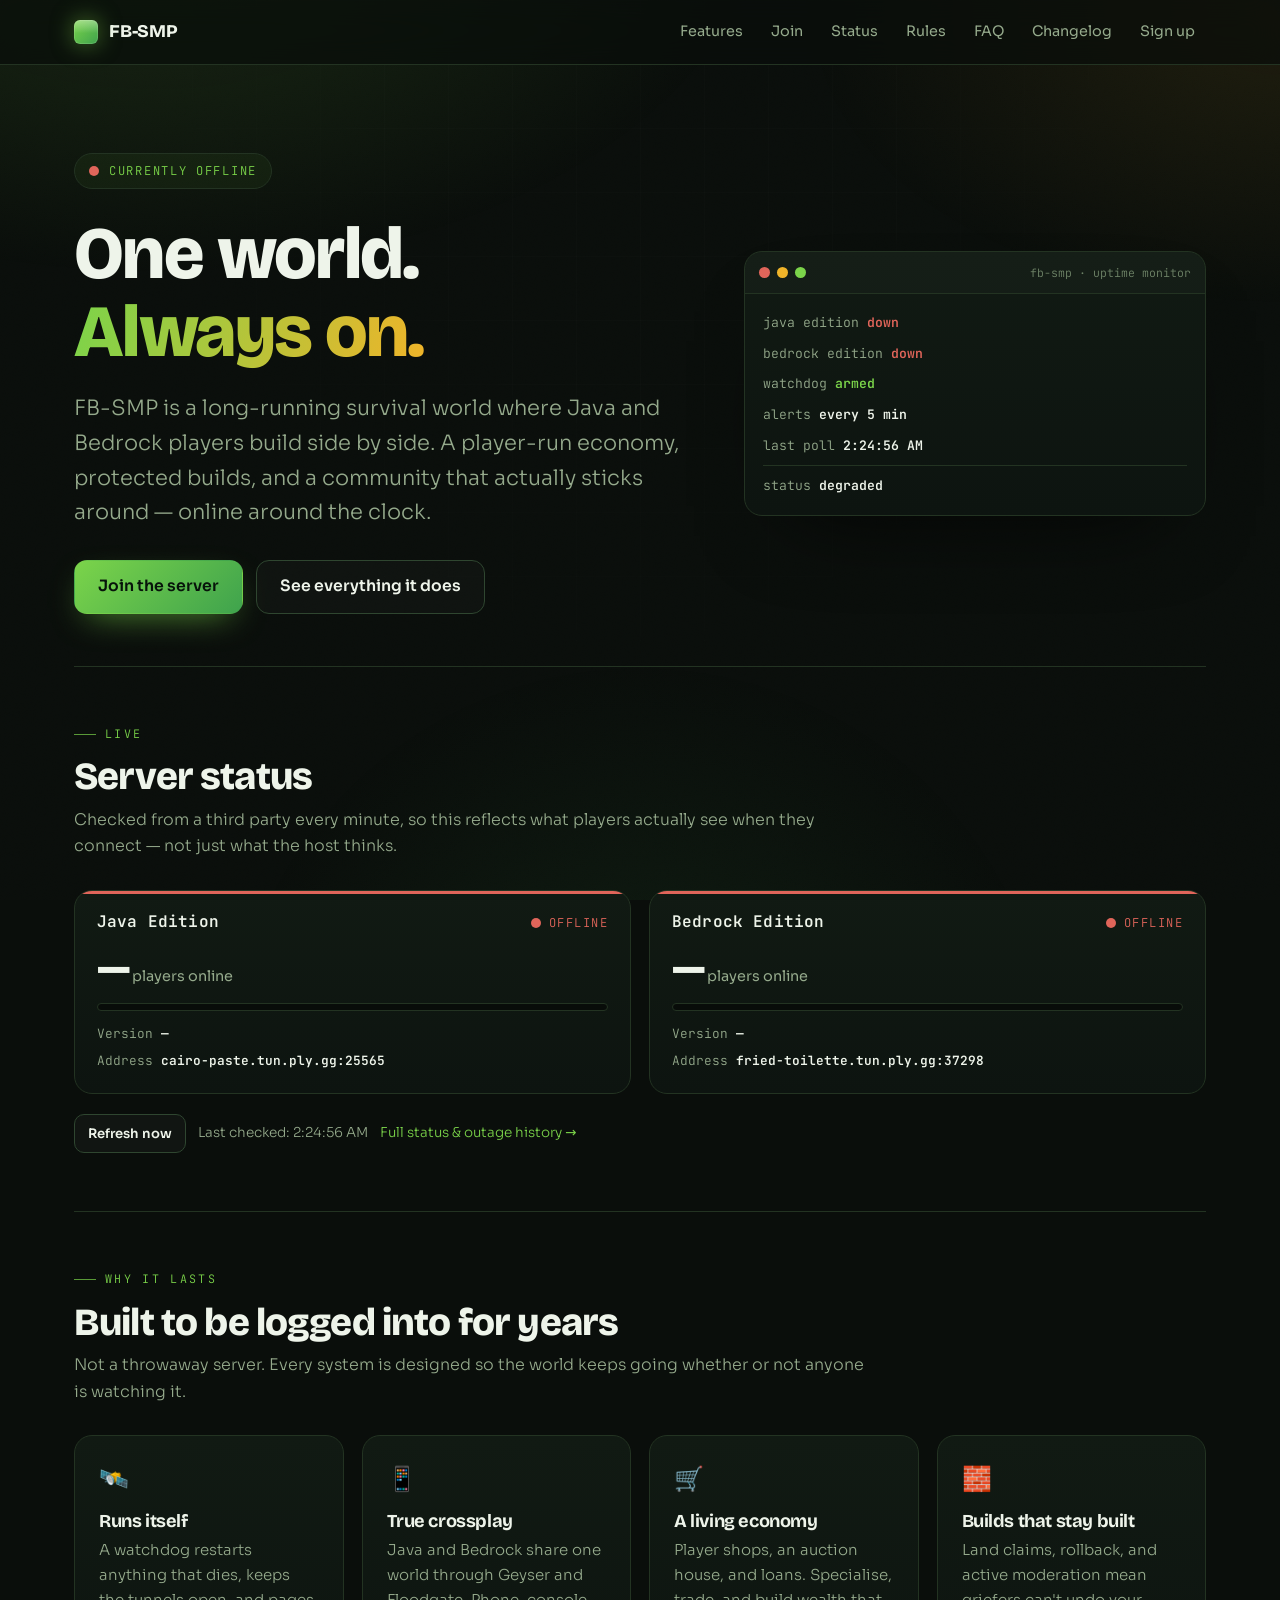
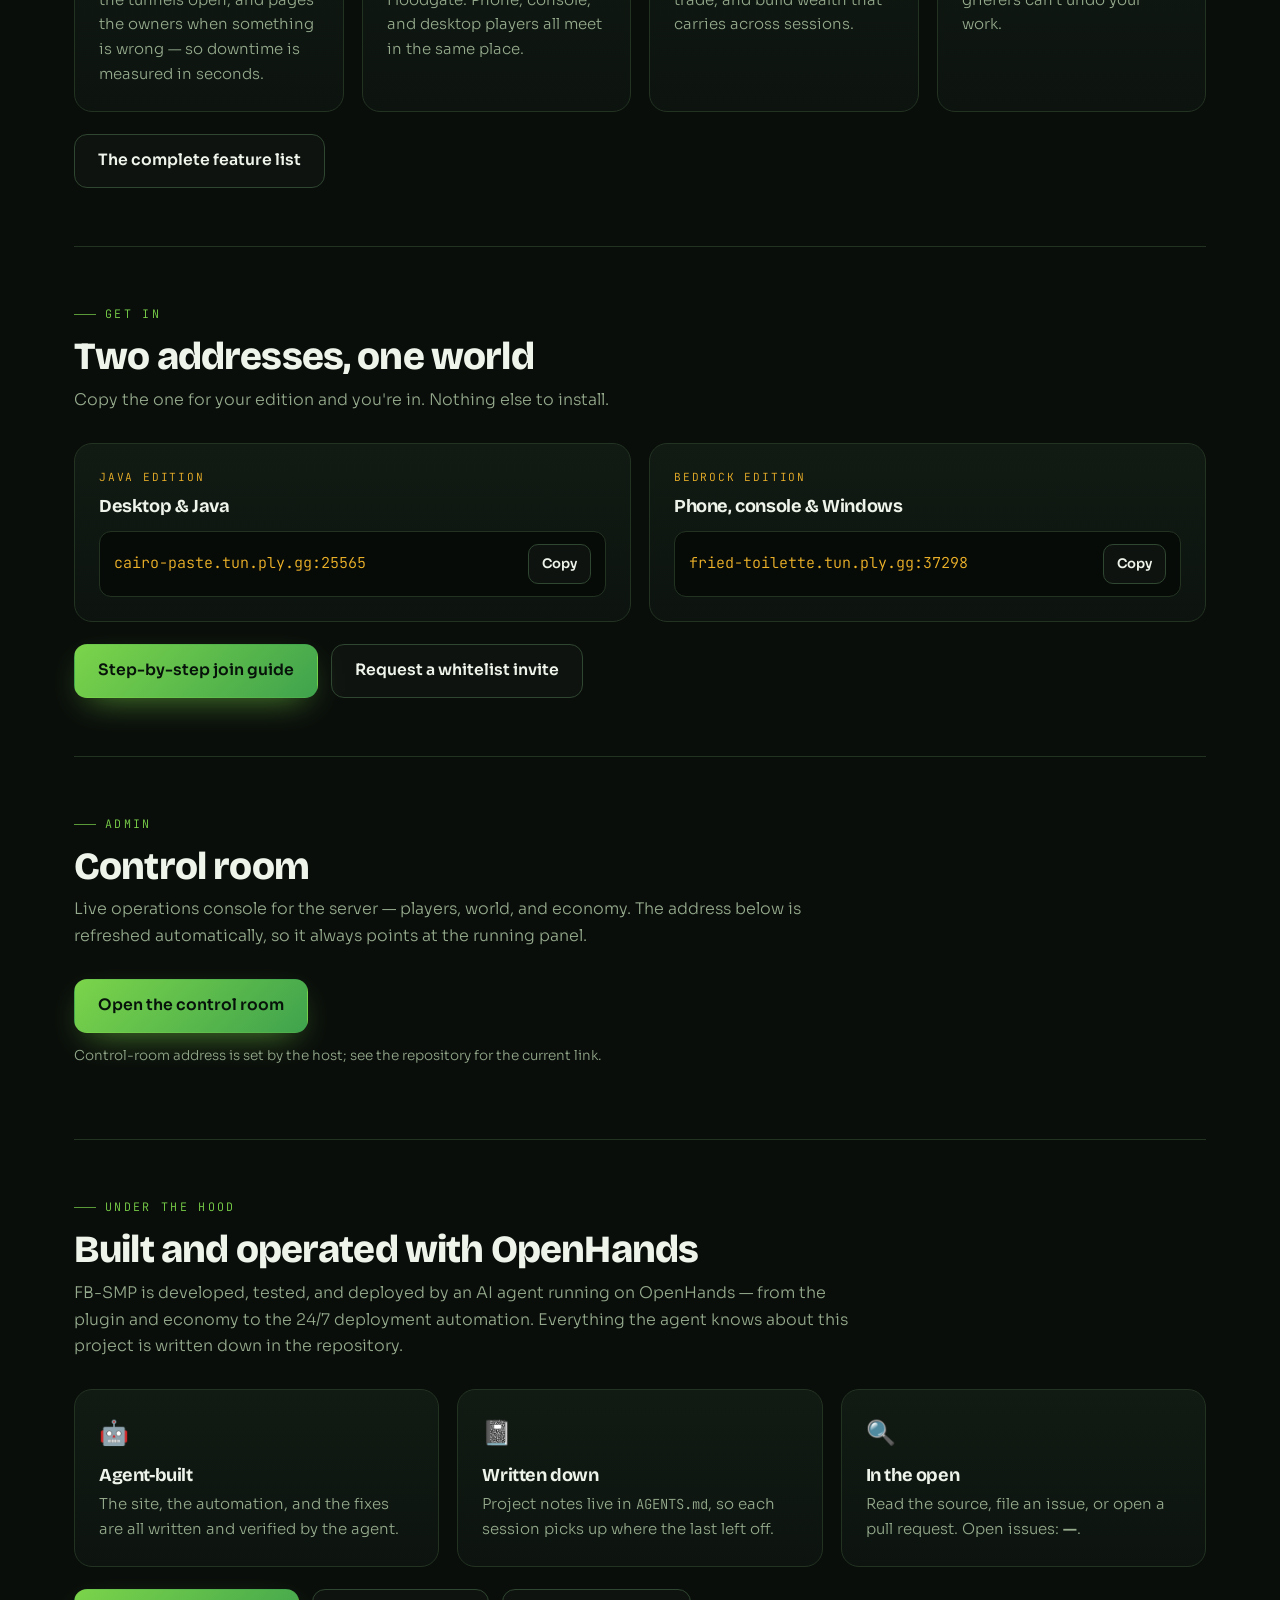
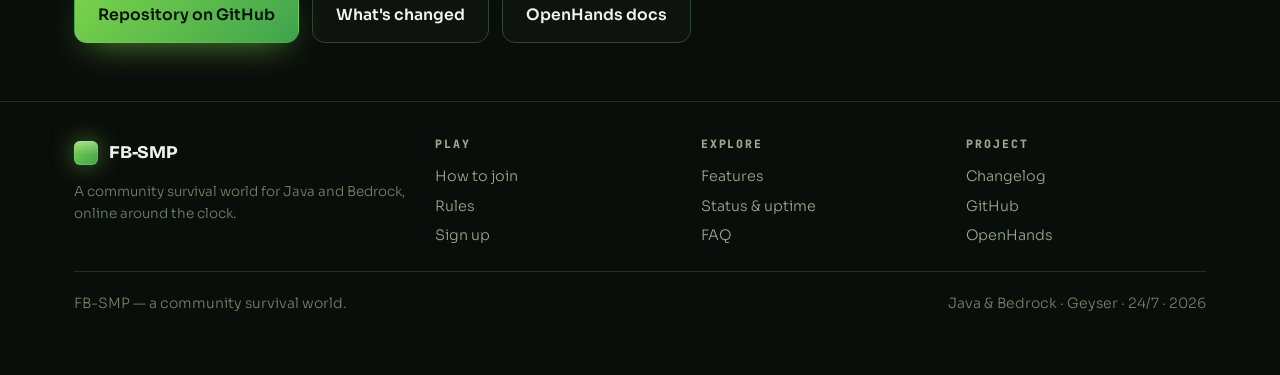
<file: site/index.html>
<!DOCTYPE html>
<html lang="en">
<head>
<meta charset="utf-8">
<meta name="viewport" content="width=device-width, initial-scale=1">
<title>FB-SMP — a survival world that stays online, for Java &amp; Bedrock</title>
<meta name="description" content="FB-SMP is a 24/7 survival multiplayer Minecraft world for Java and Bedrock players. Live status, join addresses, the full feature list, and how to get in.">
<meta name="theme-color" content="#0a0e0b">
<meta property="og:title" content="FB-SMP — a survival world that stays online">
<meta property="og:description" content="Live status, join addresses, and everything the world offers. Java &amp; Bedrock crossplay, 24/7.">
<meta property="og:type" content="website">
<link rel="icon" href="data:image/svg+xml,<svg xmlns='http://www.w3.org/2000/svg' viewBox='0 0 32 32'><rect width='32' height='32' rx='7' fill='%237bd44a'/></svg>">
<link rel="stylesheet" href="assets/site.css">
</head>
<body>
<div class="grain" aria-hidden="true"></div>

<header class="nav">
  <div class="nav-inner">
    <a class="brand" href="index.html"><span class="cube"></span> FB-SMP</a>
    <button class="nav-toggle" type="button" aria-expanded="false" aria-controls="nav-links">Menu</button>
    <nav class="nav-links" id="nav-links">
      <a href="features.html">Features</a>
      <a href="join.html">Join</a>
      <a href="stats.html">Status</a>
      <a href="rules.html">Rules</a>
      <a href="faq.html">FAQ</a>
      <a href="changelog.html">Changelog</a>
      <a href="signup.html">Sign up</a>
    </nav>
  </div>
</header>

<main class="wrap">

  <section class="hero">
    <div class="hero-grid">
      <div>
        <span class="tag"><span class="dot" id="hero-dot"></span> <span id="hero-state">Checking status…</span></span>
        <h1>One world.<br><span class="grad">Always on.</span></h1>
        <p class="lede">FB-SMP is a long-running survival world where Java and Bedrock players
          build side by side. A player-run economy, protected builds, and a community that
          actually sticks around — online around the clock.</p>
        <div class="cta">
          <a class="btn primary" href="join.html">Join the server</a>
          <a class="btn ghost" href="features.html">See everything it does</a>
        </div>
      </div>

      <div class="console" aria-label="Live system readout">
        <div class="console-bar"><i></i><i></i><i></i><span>fb-smp · uptime monitor</span></div>
        <div class="console-body">
          <div>java edition <b class="ok" id="con-java">…</b></div>
          <div>bedrock edition <b class="ok" id="con-bedrock">…</b></div>
          <div>watchdog <b class="ok">armed</b></div>
          <div>alerts <b>every 5 min</b></div>
          <div>last poll <b id="con-time">—</b></div>
          <div style="border-top:1px solid var(--line);padding-top:9px">
            status <b id="con-summary">…</b></div>
        </div>
      </div>
    </div>
  </section>

  <section id="status" class="reveal">
    <p class="kicker">Live</p>
    <h2>Server status</h2>
    <p class="sub">Checked from a third party every minute, so this reflects what players
      actually see when they connect — not just what the host thinks.</p>

    <div class="grid status-grid">
      <div class="stat" id="java-stat">
        <div class="stat-head">
          <h3>Java Edition</h3>
          <span class="state" id="java-state"><span class="dot" id="java-dot"></span> Checking…</span>
        </div>
        <div class="big" id="java-players">—<small> players online</small></div>
        <div class="bar"><i id="java-bar"></i></div>
        <div class="meta">
          <span>Version <b id="java-version">—</b></span>
          <span>Address <b>cairo-paste.tun.ply.gg:25565</b></span>
        </div>
      </div>

      <div class="stat" id="bedrock-stat">
        <div class="stat-head">
          <h3>Bedrock Edition</h3>
          <span class="state" id="bedrock-state"><span class="dot" id="bedrock-dot"></span> Checking…</span>
        </div>
        <div class="big" id="bedrock-players">—<small> players online</small></div>
        <div class="bar"><i id="bedrock-bar"></i></div>
        <div class="meta">
          <span>Version <b id="bedrock-version">—</b></span>
          <span>Address <b>fried-toilette.tun.ply.gg:37298</b></span>
        </div>
      </div>
    </div>

    <div class="status-foot">
      <button class="mini-btn" id="refresh-btn" type="button">Refresh now</button>
      <span id="checked-at">Last checked: —</span>
      <a href="stats.html">Full status &amp; outage history →</a>
    </div>
  </section>

  <section id="highlights" class="reveal">
    <p class="kicker">Why it lasts</p>
    <h2>Built to be logged into for years</h2>
    <p class="sub">Not a throwaway server. Every system is designed so the world keeps
      going whether or not anyone is watching it.</p>
    <div class="grid cards">
      <div class="card"><span class="ico">🛰️</span><h3>Runs itself</h3>
        <p>A watchdog restarts anything that dies, keeps the tunnels open, and pages the
          owners when something is wrong — so downtime is measured in seconds.</p></div>
      <div class="card"><span class="ico">📱</span><h3>True crossplay</h3>
        <p>Java and Bedrock share one world through Geyser and Floodgate. Phone, console,
          and desktop players all meet in the same place.</p></div>
      <div class="card"><span class="ico">🛒</span><h3>A living economy</h3>
        <p>Player shops, an auction house, and loans. Specialise, trade, and build wealth
          that carries across sessions.</p></div>
      <div class="card"><span class="ico">🧱</span><h3>Builds that stay built</h3>
        <p>Land claims, rollback, and active moderation mean griefers can't undo your work.</p></div>
    </div>
    <div class="cta" style="margin-top:22px">
      <a class="btn ghost" href="features.html">The complete feature list</a>
    </div>
  </section>

  <section id="join-quick" class="reveal">
    <p class="kicker">Get in</p>
    <h2>Two addresses, one world</h2>
    <p class="sub">Copy the one for your edition and you're in. Nothing else to install.</p>
    <div class="grid two">
      <div class="card">
        <div class="tagline">Java Edition</div>
        <h3>Desktop &amp; Java</h3>
        <div class="addr"><code id="java-addr">cairo-paste.tun.ply.gg:25565</code>
          <button class="mini-btn" data-copy="java-addr" type="button">Copy</button></div>
      </div>
      <div class="card">
        <div class="tagline">Bedrock Edition</div>
        <h3>Phone, console &amp; Windows</h3>
        <div class="addr"><code id="bedrock-addr">fried-toilette.tun.ply.gg:37298</code>
          <button class="mini-btn" data-copy="bedrock-addr" type="button">Copy</button></div>
      </div>
    </div>
    <div class="cta" style="margin-top:22px">
      <a class="btn primary" href="join.html">Step-by-step join guide</a>
      <a class="btn ghost" href="signup.html">Request a whitelist invite</a>
    </div>
  </section>

  <section id="panel" class="reveal">
    <p class="kicker">Admin</p>
    <h2>Control room</h2>
    <p class="sub">Live operations console for the server — players, world, and economy.
      The address below is refreshed automatically, so it always points at the running panel.</p>
    <div class="cta">
      <a class="btn primary" id="panel-link" data-panel-link
         href="https://github.com/firebreadga359-bot/FB-SMP.net" rel="noopener">Open the control room</a>
    </div>
    <p class="status-foot" id="panel-status" style="margin-top:12px">Resolving the control-room address…</p>
  </section>

  <section id="openhands" class="reveal">
    <p class="kicker">Under the hood</p>
    <h2>Built and operated with OpenHands</h2>
    <p class="sub">FB-SMP is developed, tested, and deployed by an AI agent running on
      OpenHands — from the plugin and economy to the 24/7 deployment automation.
      Everything the agent knows about this project is written down in the repository.</p>
    <div class="grid cards" style="margin-top:8px">
      <div class="card"><span class="ico">🤖</span><h3>Agent-built</h3>
        <p>The site, the automation, and the fixes are all written and verified by the agent.</p></div>
      <div class="card"><span class="ico">📓</span><h3>Written down</h3>
        <p>Project notes live in <code>AGENTS.md</code>, so each session picks up where the last left off.</p></div>
      <div class="card"><span class="ico">🔍</span><h3>In the open</h3>
        <p>Read the source, file an issue, or open a pull request. Open issues: <b data-issues>—</b>.</p></div>
    </div>
    <div class="cta" style="margin-top:22px">
      <a class="btn primary" href="https://github.com/firebreadga359-bot/FB-SMP.net" rel="noopener">Repository on GitHub</a>
      <a class="btn ghost" href="changelog.html">What's changed</a>
      <a class="btn ghost" href="https://docs.openhands.dev/" rel="noopener">OpenHands docs</a>
    </div>
  </section>

</main>

<footer>
  <div class="wrap">
    <div class="foot-grid">
      <div>
        <div class="brand" style="margin-bottom:10px"><span class="cube"></span> FB-SMP</div>
        <p class="note" style="max-width:34ch">A community survival world for Java and Bedrock,
          online around the clock.</p>
      </div>
      <div>
        <h4>Play</h4>
        <a href="join.html">How to join</a>
        <a href="rules.html">Rules</a>
        <a href="signup.html">Sign up</a>
      </div>
      <div>
        <h4>Explore</h4>
        <a href="features.html">Features</a>
        <a href="stats.html">Status &amp; uptime</a>
        <a href="faq.html">FAQ</a>
      </div>
      <div>
        <h4>Project</h4>
        <a href="changelog.html">Changelog</a>
        <a href="https://github.com/firebreadga359-bot/FB-SMP.net" rel="noopener">GitHub</a>
        <a href="https://docs.openhands.dev/" rel="noopener">OpenHands</a>
      </div>
    </div>
    <div class="foot-bottom">
      <span>FB-SMP — a community survival world.</span>
      <span>Java &amp; Bedrock · Geyser · 24/7 · <span data-year></span></span>
    </div>
  </div>
</footer>

<script src="assets/site.js"></script>
</body>
</html>
</file>
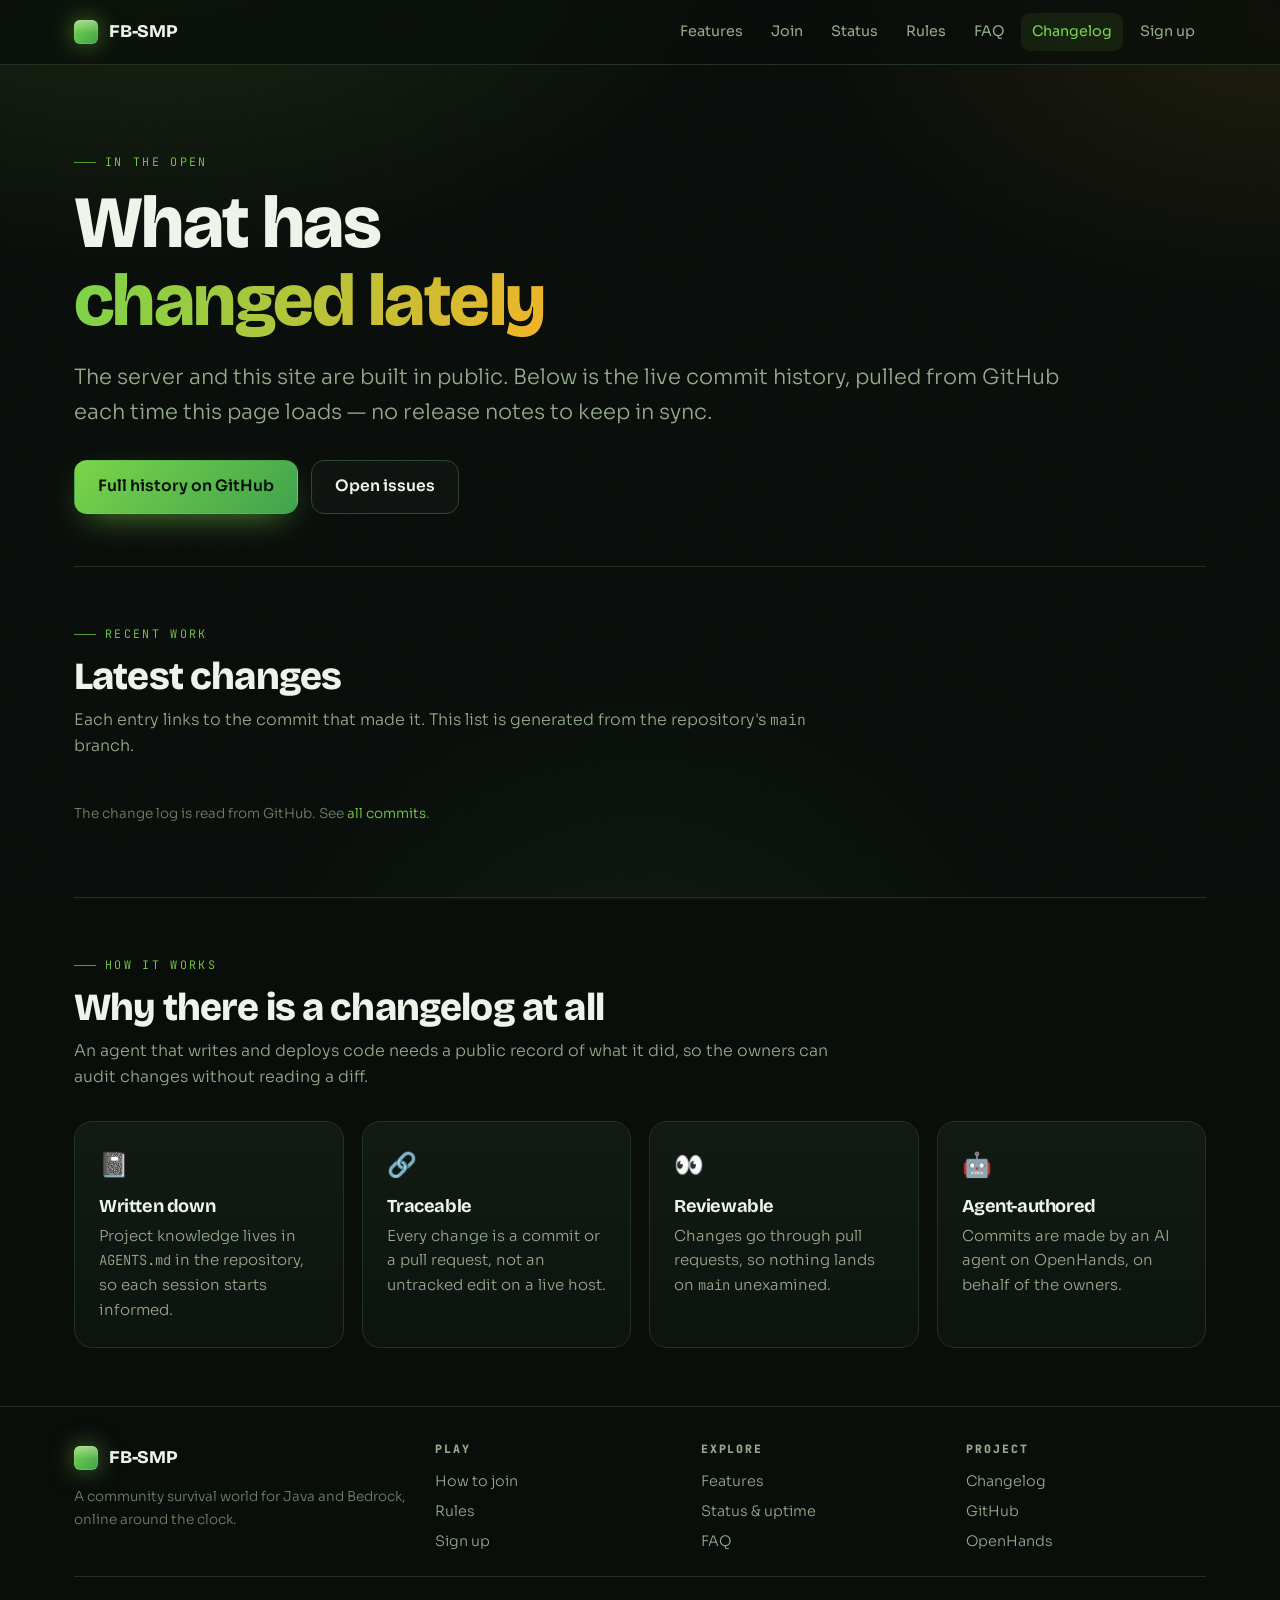
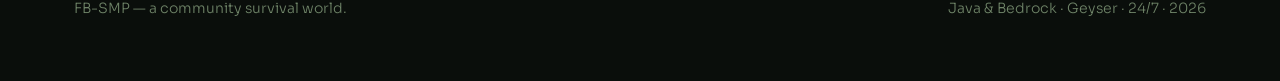
<file: site/changelog.html>
<!DOCTYPE html>
<html lang="en">
<head>
<meta charset="utf-8">
<meta name="viewport" content="width=device-width, initial-scale=1">
<title>Changelog — FB-SMP</title>
<meta name="description" content="Every change to the FB-SMP server and site, pulled live from the project repository.">
<meta name="theme-color" content="#0a0e0b">
<link rel="icon" href="data:image/svg+xml,<svg xmlns='http://www.w3.org/2000/svg' viewBox='0 0 32 32'><rect width='32' height='32' rx='7' fill='%237bd44a'/></svg>">
<link rel="stylesheet" href="assets/site.css">
</head>
<body>
<div class="grain" aria-hidden="true"></div>

<header class="nav">
  <div class="nav-inner">
    <a class="brand" href="index.html"><span class="cube"></span> FB-SMP</a>
    <button class="nav-toggle" type="button" aria-expanded="false" aria-controls="nav-links">Menu</button>
    <nav class="nav-links" id="nav-links">
      <a href="features.html">Features</a>
      <a href="join.html">Join</a>
      <a href="stats.html">Status</a>
      <a href="rules.html">Rules</a>
      <a href="faq.html">FAQ</a>
      <a href="changelog.html">Changelog</a>
      <a href="signup.html">Sign up</a>
    </nav>
  </div>
</header>

<main class="wrap">

  <section class="hero">
    <p class="kicker">In the open</p>
    <h1>What has<br><span class="grad">changed lately</span></h1>
    <p class="lede">The server and this site are built in public. Below is the live commit
      history, pulled from GitHub each time this page loads — no release notes to keep in sync.</p>
    <div class="cta">
      <a class="btn primary" href="https://github.com/firebreadga359-bot/FB-SMP.net/commits/main" rel="noopener">Full history on GitHub</a>
      <a class="btn ghost" href="https://github.com/firebreadga359-bot/FB-SMP.net/issues" rel="noopener">Open issues</a>
    </div>
  </section>

  <section class="reveal">
    <p class="kicker">Recent work</p>
    <h2>Latest changes</h2>
    <p class="sub">Each entry links to the commit that made it. This list is generated from
      the repository's <code>main</code> branch.</p>
    <div class="log" id="commit-log">
      <p class="note">Loading recent commits…</p>
    </div>
  </section>

  <section class="reveal">
    <p class="kicker">How it works</p>
    <h2>Why there is a changelog at all</h2>
    <p class="sub">An agent that writes and deploys code needs a public record of what it did,
      so the owners can audit changes without reading a diff.</p>
    <div class="grid cards">
      <div class="card"><span class="ico">📓</span><h3>Written down</h3>
        <p>Project knowledge lives in <code>AGENTS.md</code> in the repository, so each session
          starts informed.</p></div>
      <div class="card"><span class="ico">🔗</span><h3>Traceable</h3>
        <p>Every change is a commit or a pull request, not an untracked edit on a live host.</p></div>
      <div class="card"><span class="ico">👀</span><h3>Reviewable</h3>
        <p>Changes go through pull requests, so nothing lands on <code>main</code> unexamined.</p></div>
      <div class="card"><span class="ico">🤖</span><h3>Agent-authored</h3>
        <p>Commits are made by an AI agent on OpenHands, on behalf of the owners.</p></div>
    </div>
  </section>

</main>

<footer>
  <div class="wrap">
    <div class="foot-grid">
      <div>
        <div class="brand" style="margin-bottom:10px"><span class="cube"></span> FB-SMP</div>
        <p class="note" style="max-width:34ch">A community survival world for Java and Bedrock,
          online around the clock.</p>
      </div>
      <div><h4>Play</h4><a href="join.html">How to join</a><a href="rules.html">Rules</a><a href="signup.html">Sign up</a></div>
      <div><h4>Explore</h4><a href="features.html">Features</a><a href="stats.html">Status &amp; uptime</a><a href="faq.html">FAQ</a></div>
      <div><h4>Project</h4><a href="changelog.html">Changelog</a><a href="https://github.com/firebreadga359-bot/FB-SMP.net" rel="noopener">GitHub</a><a href="https://docs.openhands.dev/" rel="noopener">OpenHands</a></div>
    </div>
    <div class="foot-bottom">
      <span>FB-SMP — a community survival world.</span>
      <span>Java &amp; Bedrock · Geyser · 24/7 · <span data-year></span></span>
    </div>
  </div>
</footer>

<script src="assets/site.js"></script>
</body>
</html>
</file>
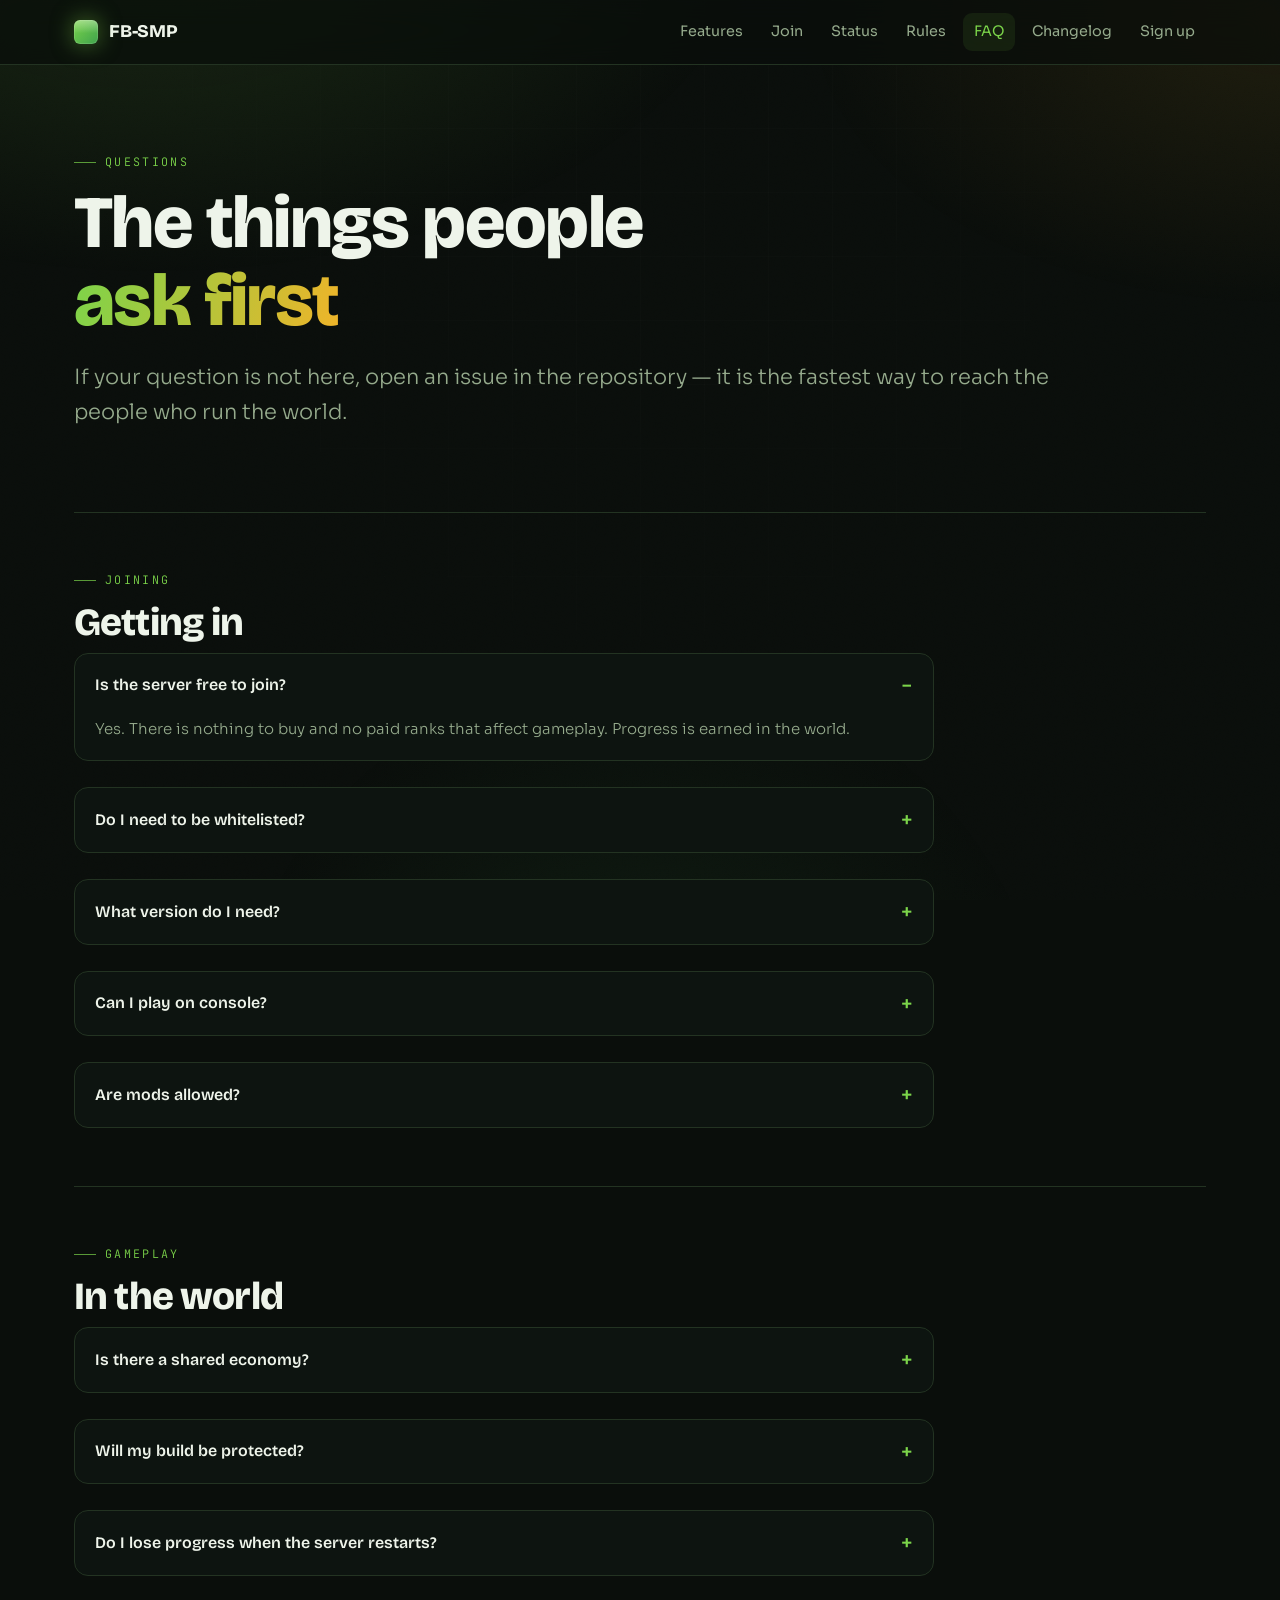
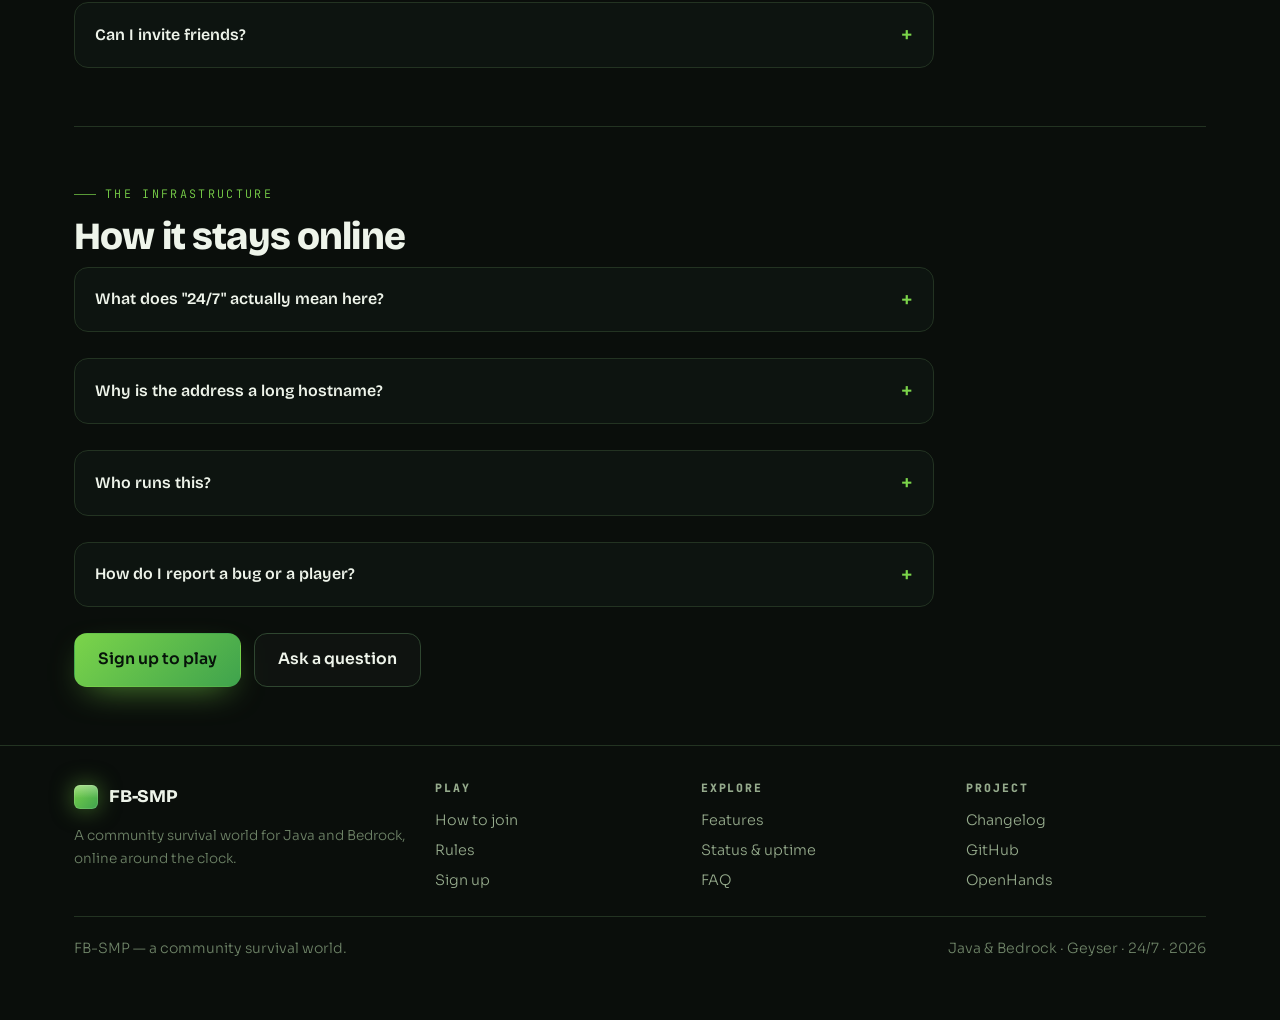
<file: site/faq.html>
<!DOCTYPE html>
<html lang="en">
<head>
<meta charset="utf-8">
<meta name="viewport" content="width=device-width, initial-scale=1">
<title>FAQ — FB-SMP</title>
<meta name="description" content="Answers about joining FB-SMP, Java and Bedrock crossplay, the economy, whitelisting, and how the server stays online.">
<meta name="theme-color" content="#0a0e0b">
<link rel="icon" href="data:image/svg+xml,<svg xmlns='http://www.w3.org/2000/svg' viewBox='0 0 32 32'><rect width='32' height='32' rx='7' fill='%237bd44a'/></svg>">
<link rel="stylesheet" href="assets/site.css">
</head>
<body>
<div class="grain" aria-hidden="true"></div>

<header class="nav">
  <div class="nav-inner">
    <a class="brand" href="index.html"><span class="cube"></span> FB-SMP</a>
    <button class="nav-toggle" type="button" aria-expanded="false" aria-controls="nav-links">Menu</button>
    <nav class="nav-links" id="nav-links">
      <a href="features.html">Features</a>
      <a href="join.html">Join</a>
      <a href="stats.html">Status</a>
      <a href="rules.html">Rules</a>
      <a href="faq.html">FAQ</a>
      <a href="changelog.html">Changelog</a>
      <a href="signup.html">Sign up</a>
    </nav>
  </div>
</header>

<main class="wrap">

  <section class="hero">
    <p class="kicker">Questions</p>
    <h1>The things people<br><span class="grad">ask first</span></h1>
    <p class="lede">If your question is not here, open an issue in the repository — it is the
      fastest way to reach the people who run the world.</p>
  </section>

  <section class="reveal">
    <p class="kicker">Joining</p>
    <h2>Getting in</h2>
    <div class="stack" style="max-width:860px">
      <details class="acc" open><summary>Is the server free to join?</summary>
        <div class="acc-body">Yes. There is nothing to buy and no paid ranks that affect
          gameplay. Progress is earned in the world.</div></details>
      <details class="acc"><summary>Do I need to be whitelisted?</summary>
        <div class="acc-body">Access is invite-based so the world stays a known community.
          Use the <a href="signup.html">sign-up form</a> and you will get join details back.</div></details>
      <details class="acc"><summary>What version do I need?</summary>
        <div class="acc-body">The current release of Minecraft. Java and Bedrock are both
          supported, and the server accepts a small range of versions around the latest.</div></details>
      <details class="acc"><summary>Can I play on console?</summary>
        <div class="acc-body">Yes — Xbox, PlayStation, and Switch connect through the Bedrock
          address. Some consoles hide the server list until you add a server once from a phone
          or the Windows app.</div></details>
      <details class="acc"><summary>Are mods allowed?</summary>
        <div class="acc-body">Client-side quality-of-life mods are fine. Anything that gives an
          unfair advantage — x-ray, auto-mining, flight — is cheating. See the
          <a href="rules.html">rules</a>.</div></details>
    </div>
  </section>

  <section class="reveal">
    <p class="kicker">Gameplay</p>
    <h2>In the world</h2>
    <div class="stack" style="max-width:860px">
      <details class="acc"><summary>Is there a shared economy?</summary>
        <div class="acc-body">Yes. A player-run currency circulates through chest shops, an
          auction house, and loans. You can ignore it and play pure survival, or lean in and
          specialise.</div></details>
      <details class="acc"><summary>Will my build be protected?</summary>
        <div class="acc-body">Claimed land is protected automatically, and unclaimed builds are
          still covered by the no-griefing rule. Rollback can restore damage from block history.</div></details>
      <details class="acc"><summary>Do I lose progress when the server restarts?</summary>
        <div class="acc-body">No. Restarts are clean and the world persists. Your inventory,
          claims, and balance survive.</div></details>
      <details class="acc"><summary>Can I invite friends?</summary>
        <div class="acc-body">Yes — have them use the sign-up form. Mention who referred them
          and it is usually quick.</div></details>
    </div>
  </section>

  <section class="reveal">
    <p class="kicker">The infrastructure</p>
    <h2>How it stays online</h2>
    <div class="stack" style="max-width:860px">
      <details class="acc"><summary>What does "24/7" actually mean here?</summary>
        <div class="acc-body">A watchdog restarts anything that stops responding, a scheduled
          keep-alive re-opens the play tunnels, and external checks alert the owners within
          minutes if something is unreachable. See <a href="stats.html">status</a>.</div></details>
      <details class="acc"><summary>Why is the address a long hostname?</summary>
        <div class="acc-body">The world is reached through a tunnel rather than a fixed IP, so
          the address is a hostname with a port. Copy it exactly as shown on the
          <a href="join.html">join page</a>.</div></details>
      <details class="acc"><summary>Who runs this?</summary>
        <div class="acc-body">A small group of owners, with the build, automation, and this site
          largely written by an AI agent on OpenHands. The project is public on
          <a href="https://github.com/firebreadga359-bot/FB-SMP.net" rel="noopener">GitHub</a>.</div></details>
      <details class="acc"><summary>How do I report a bug or a player?</summary>
        <div class="acc-body">Open an issue in the repository. Bugs get fixed; reports get
          investigated against the logs.</div></details>
    </div>
    <div class="cta" style="margin-top:26px">
      <a class="btn primary" href="signup.html">Sign up to play</a>
      <a class="btn ghost" href="https://github.com/firebreadga359-bot/FB-SMP.net/issues/new" rel="noopener">Ask a question</a>
    </div>
  </section>

</main>

<footer>
  <div class="wrap">
    <div class="foot-grid">
      <div>
        <div class="brand" style="margin-bottom:10px"><span class="cube"></span> FB-SMP</div>
        <p class="note" style="max-width:34ch">A community survival world for Java and Bedrock,
          online around the clock.</p>
      </div>
      <div><h4>Play</h4><a href="join.html">How to join</a><a href="rules.html">Rules</a><a href="signup.html">Sign up</a></div>
      <div><h4>Explore</h4><a href="features.html">Features</a><a href="stats.html">Status &amp; uptime</a><a href="faq.html">FAQ</a></div>
      <div><h4>Project</h4><a href="changelog.html">Changelog</a><a href="https://github.com/firebreadga359-bot/FB-SMP.net" rel="noopener">GitHub</a><a href="https://docs.openhands.dev/" rel="noopener">OpenHands</a></div>
    </div>
    <div class="foot-bottom">
      <span>FB-SMP — a community survival world.</span>
      <span>Java &amp; Bedrock · Geyser · 24/7 · <span data-year></span></span>
    </div>
  </div>
</footer>

<script src="assets/site.js"></script>
</body>
</html>
</file>
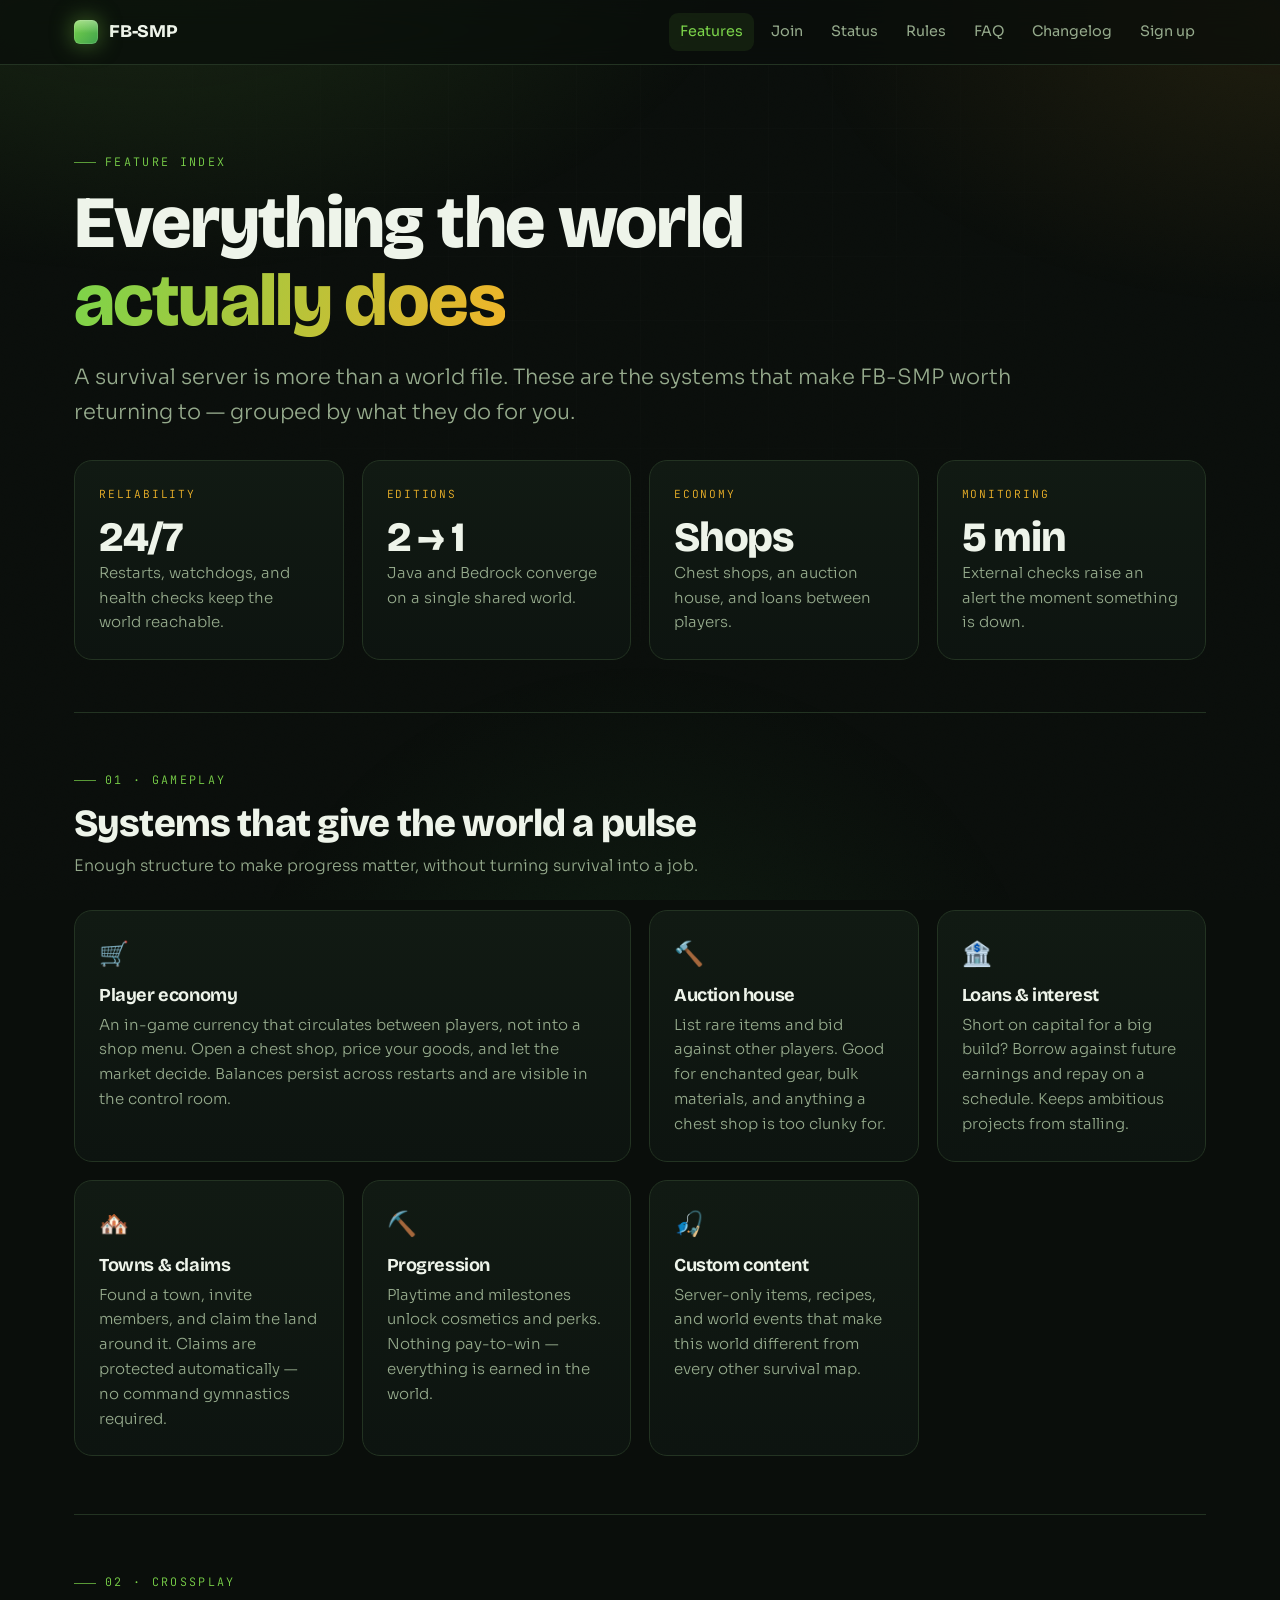
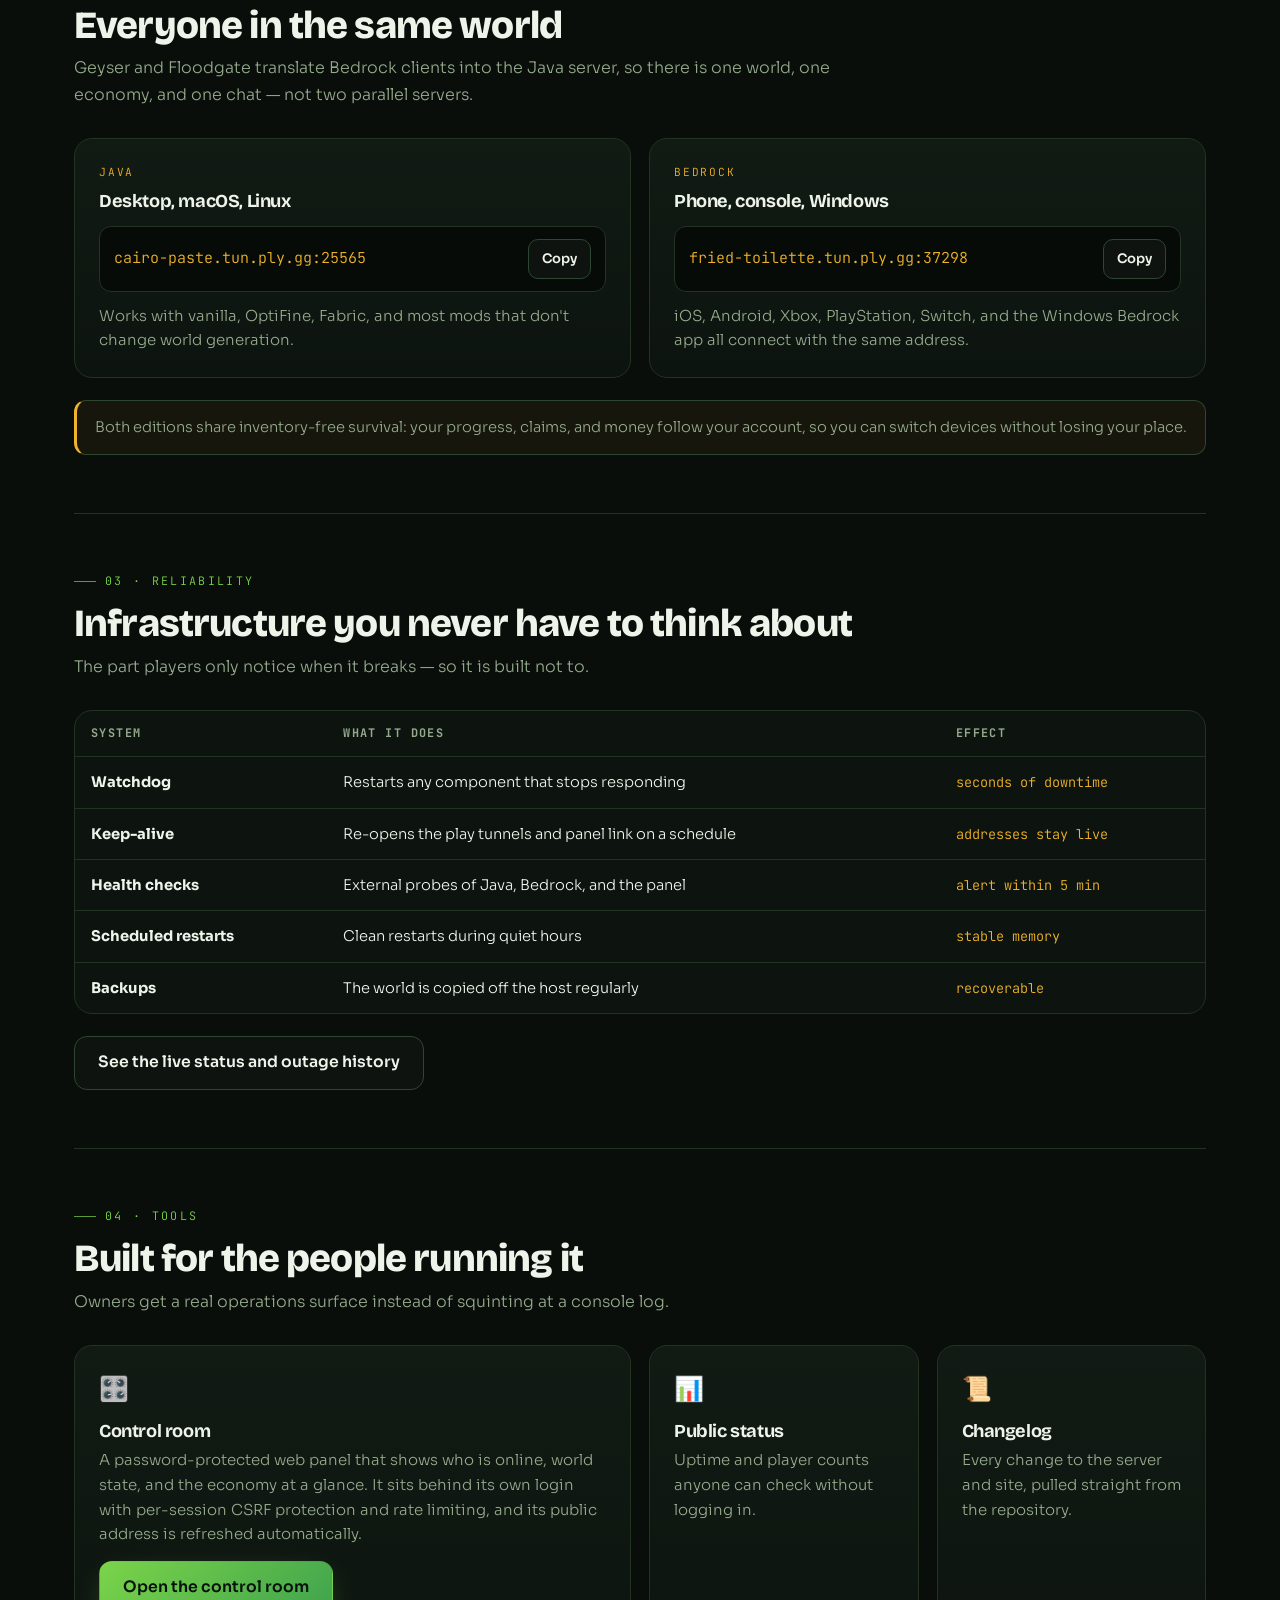
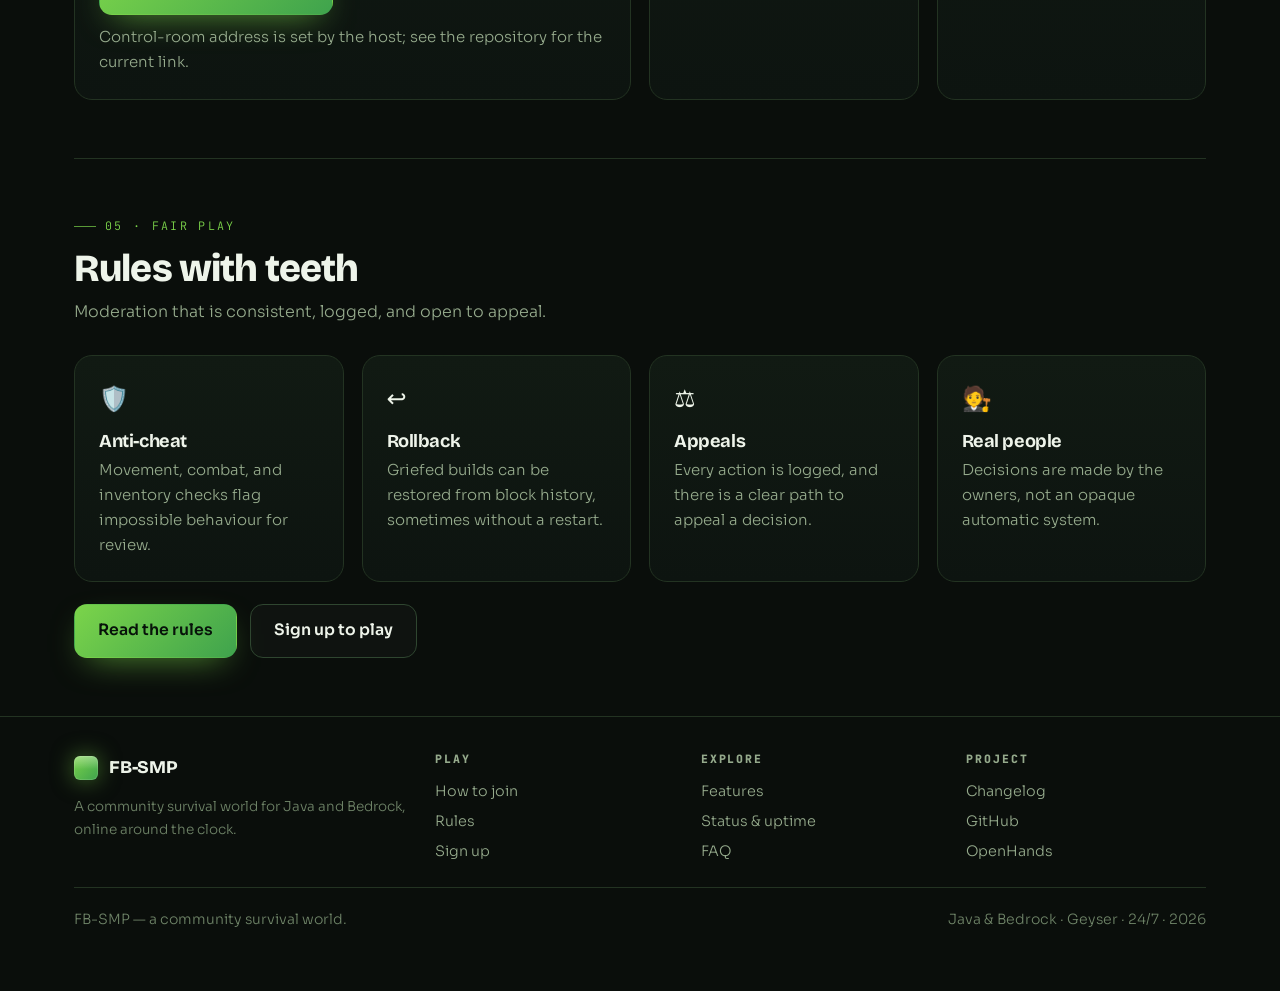
<file: site/features.html>
<!DOCTYPE html>
<html lang="en">
<head>
<meta charset="utf-8">
<meta name="viewport" content="width=device-width, initial-scale=1">
<title>Features — FB-SMP</title>
<meta name="description" content="Everything FB-SMP does: a player economy, land claims, crossplay for Java and Bedrock, self-healing infrastructure, moderation, and a live control room.">
<meta name="theme-color" content="#0a0e0b">
<link rel="icon" href="data:image/svg+xml,<svg xmlns='http://www.w3.org/2000/svg' viewBox='0 0 32 32'><rect width='32' height='32' rx='7' fill='%237bd44a'/></svg>">
<link rel="stylesheet" href="assets/site.css">
</head>
<body>
<div class="grain" aria-hidden="true"></div>

<header class="nav">
  <div class="nav-inner">
    <a class="brand" href="index.html"><span class="cube"></span> FB-SMP</a>
    <button class="nav-toggle" type="button" aria-expanded="false" aria-controls="nav-links">Menu</button>
    <nav class="nav-links" id="nav-links">
      <a href="features.html">Features</a>
      <a href="join.html">Join</a>
      <a href="stats.html">Status</a>
      <a href="rules.html">Rules</a>
      <a href="faq.html">FAQ</a>
      <a href="changelog.html">Changelog</a>
      <a href="signup.html">Sign up</a>
    </nav>
  </div>
</header>

<main class="wrap">

  <section class="hero">
    <p class="kicker">Feature index</p>
    <h1>Everything the world<br><span class="grad">actually does</span></h1>
    <p class="lede">A survival server is more than a world file. These are the systems that
      make FB-SMP worth returning to — grouped by what they do for you.</p>
    <div class="grid cards" style="margin-top:8px">
      <div class="card"><div class="tagline">Reliability</div>
        <div class="big"><span data-count="24" data-suffix="/7">0/7</span></div>
        <p>Restarts, watchdogs, and health checks keep the world reachable.</p></div>
      <div class="card"><div class="tagline">Editions</div>
        <div class="big">2 → 1</div>
        <p>Java and Bedrock converge on a single shared world.</p></div>
      <div class="card"><div class="tagline">Economy</div>
        <div class="big">Shops</div>
        <p>Chest shops, an auction house, and loans between players.</p></div>
      <div class="card"><div class="tagline">Monitoring</div>
        <div class="big"><span data-count="5">0</span> min</div>
        <p>External checks raise an alert the moment something is down.</p></div>
    </div>
  </section>

  <section class="reveal">
    <p class="kicker">01 · Gameplay</p>
    <h2>Systems that give the world a pulse</h2>
    <p class="sub">Enough structure to make progress matter, without turning survival into a job.</p>
    <div class="grid cards">
      <div class="card big-card"><span class="ico">🛒</span><h3>Player economy</h3>
        <p>An in-game currency that circulates between players, not into a shop menu.
          Open a chest shop, price your goods, and let the market decide. Balances persist
          across restarts and are visible in the control room.</p></div>
      <div class="card"><span class="ico">🔨</span><h3>Auction house</h3>
        <p>List rare items and bid against other players. Good for enchanted gear,
          bulk materials, and anything a chest shop is too clunky for.</p></div>
      <div class="card"><span class="ico">🏦</span><h3>Loans &amp; interest</h3>
        <p>Short on capital for a big build? Borrow against future earnings and repay
          on a schedule. Keeps ambitious projects from stalling.</p></div>
      <div class="card"><span class="ico">🏘️</span><h3>Towns &amp; claims</h3>
        <p>Found a town, invite members, and claim the land around it. Claims are
          protected automatically — no command gymnastics required.</p></div>
      <div class="card"><span class="ico">⛏️</span><h3>Progression</h3>
        <p>Playtime and milestones unlock cosmetics and perks. Nothing pay-to-win —
          everything is earned in the world.</p></div>
      <div class="card"><span class="ico">🎣</span><h3>Custom content</h3>
        <p>Server-only items, recipes, and world events that make this world different
          from every other survival map.</p></div>
    </div>
  </section>

  <section class="reveal">
    <p class="kicker">02 · Crossplay</p>
    <h2>Everyone in the same world</h2>
    <p class="sub">Geyser and Floodgate translate Bedrock clients into the Java server, so
      there is one world, one economy, and one chat — not two parallel servers.</p>
    <div class="grid two">
      <div class="card"><div class="tagline">Java</div><h3>Desktop, macOS, Linux</h3>
        <div class="addr"><code id="java-addr">cairo-paste.tun.ply.gg:25565</code>
          <button class="mini-btn" data-copy="java-addr" type="button">Copy</button></div>
        <p class="note" style="margin-top:12px">Works with vanilla, OptiFine, Fabric, and most mods
          that don't change world generation.</p></div>
      <div class="card"><div class="tagline">Bedrock</div><h3>Phone, console, Windows</h3>
        <div class="addr"><code id="bedrock-addr">fried-toilette.tun.ply.gg:37298</code>
          <button class="mini-btn" data-copy="bedrock-addr" type="button">Copy</button></div>
        <p class="note" style="margin-top:12px">iOS, Android, Xbox, PlayStation, Switch, and the
          Windows Bedrock app all connect with the same address.</p></div>
    </div>
    <div class="banner" style="margin-top:22px">
      Both editions share inventory-free survival: your progress, claims, and money follow
      your account, so you can switch devices without losing your place.
    </div>
  </section>

  <section class="reveal">
    <p class="kicker">03 · Reliability</p>
    <h2>Infrastructure you never have to think about</h2>
    <p class="sub">The part players only notice when it breaks — so it is built not to.</p>
    <div class="table-wrap">
      <table>
        <thead><tr><th>System</th><th>What it does</th><th>Effect</th></tr></thead>
        <tbody>
          <tr><td><b>Watchdog</b></td><td>Restarts any component that stops responding</td><td><code>seconds of downtime</code></td></tr>
          <tr><td><b>Keep-alive</b></td><td>Re-opens the play tunnels and panel link on a schedule</td><td><code>addresses stay live</code></td></tr>
          <tr><td><b>Health checks</b></td><td>External probes of Java, Bedrock, and the panel</td><td><code>alert within 5 min</code></td></tr>
          <tr><td><b>Scheduled restarts</b></td><td>Clean restarts during quiet hours</td><td><code>stable memory</code></td></tr>
          <tr><td><b>Backups</b></td><td>The world is copied off the host regularly</td><td><code>recoverable</code></td></tr>
        </tbody>
      </table>
    </div>
    <div class="cta" style="margin-top:22px">
      <a class="btn ghost" href="stats.html">See the live status and outage history</a>
    </div>
  </section>

  <section class="reveal">
    <p class="kicker">04 · Tools</p>
    <h2>Built for the people running it</h2>
    <p class="sub">Owners get a real operations surface instead of squinting at a console log.</p>
    <div class="grid cards">
      <div class="card big-card"><span class="ico">🎛️</span><h3>Control room</h3>
        <p>A password-protected web panel that shows who is online, world state, and the
          economy at a glance. It sits behind its own login with per-session CSRF protection
          and rate limiting, and its public address is refreshed automatically.</p>
        <div class="cta" style="margin-top:14px">
          <a class="btn primary" data-panel-link id="panel-link"
             href="https://github.com/firebreadga359-bot/FB-SMP.net" rel="noopener">Open the control room</a>
        </div>
        <p class="note" id="panel-status" style="margin-top:10px">Resolving the control-room address…</p>
      </div>
      <div class="card"><span class="ico">📊</span><h3>Public status</h3>
        <p>Uptime and player counts anyone can check without logging in.</p></div>
      <div class="card"><span class="ico">📜</span><h3>Changelog</h3>
        <p>Every change to the server and site, pulled straight from the repository.</p></div>
    </div>
  </section>

  <section class="reveal">
    <p class="kicker">05 · Fair play</p>
    <h2>Rules with teeth</h2>
    <p class="sub">Moderation that is consistent, logged, and open to appeal.</p>
    <div class="grid cards">
      <div class="card"><span class="ico">🛡️</span><h3>Anti-cheat</h3>
        <p>Movement, combat, and inventory checks flag impossible behaviour for review.</p></div>
      <div class="card"><span class="ico">↩️</span><h3>Rollback</h3>
        <p>Griefed builds can be restored from block history, sometimes without a restart.</p></div>
      <div class="card"><span class="ico">⚖️</span><h3>Appeals</h3>
        <p>Every action is logged, and there is a clear path to appeal a decision.</p></div>
      <div class="card"><span class="ico">🧑‍⚖️</span><h3>Real people</h3>
        <p>Decisions are made by the owners, not an opaque automatic system.</p></div>
    </div>
    <div class="cta" style="margin-top:22px">
      <a class="btn primary" href="rules.html">Read the rules</a>
      <a class="btn ghost" href="signup.html">Sign up to play</a>
    </div>
  </section>

</main>

<footer>
  <div class="wrap">
    <div class="foot-grid">
      <div>
        <div class="brand" style="margin-bottom:10px"><span class="cube"></span> FB-SMP</div>
        <p class="note" style="max-width:34ch">A community survival world for Java and Bedrock,
          online around the clock.</p>
      </div>
      <div><h4>Play</h4><a href="join.html">How to join</a><a href="rules.html">Rules</a><a href="signup.html">Sign up</a></div>
      <div><h4>Explore</h4><a href="features.html">Features</a><a href="stats.html">Status &amp; uptime</a><a href="faq.html">FAQ</a></div>
      <div><h4>Project</h4><a href="changelog.html">Changelog</a><a href="https://github.com/firebreadga359-bot/FB-SMP.net" rel="noopener">GitHub</a><a href="https://docs.openhands.dev/" rel="noopener">OpenHands</a></div>
    </div>
    <div class="foot-bottom">
      <span>FB-SMP — a community survival world.</span>
      <span>Java &amp; Bedrock · Geyser · 24/7 · <span data-year></span></span>
    </div>
  </div>
</footer>

<script src="assets/site.js"></script>
</body>
</html>
</file>
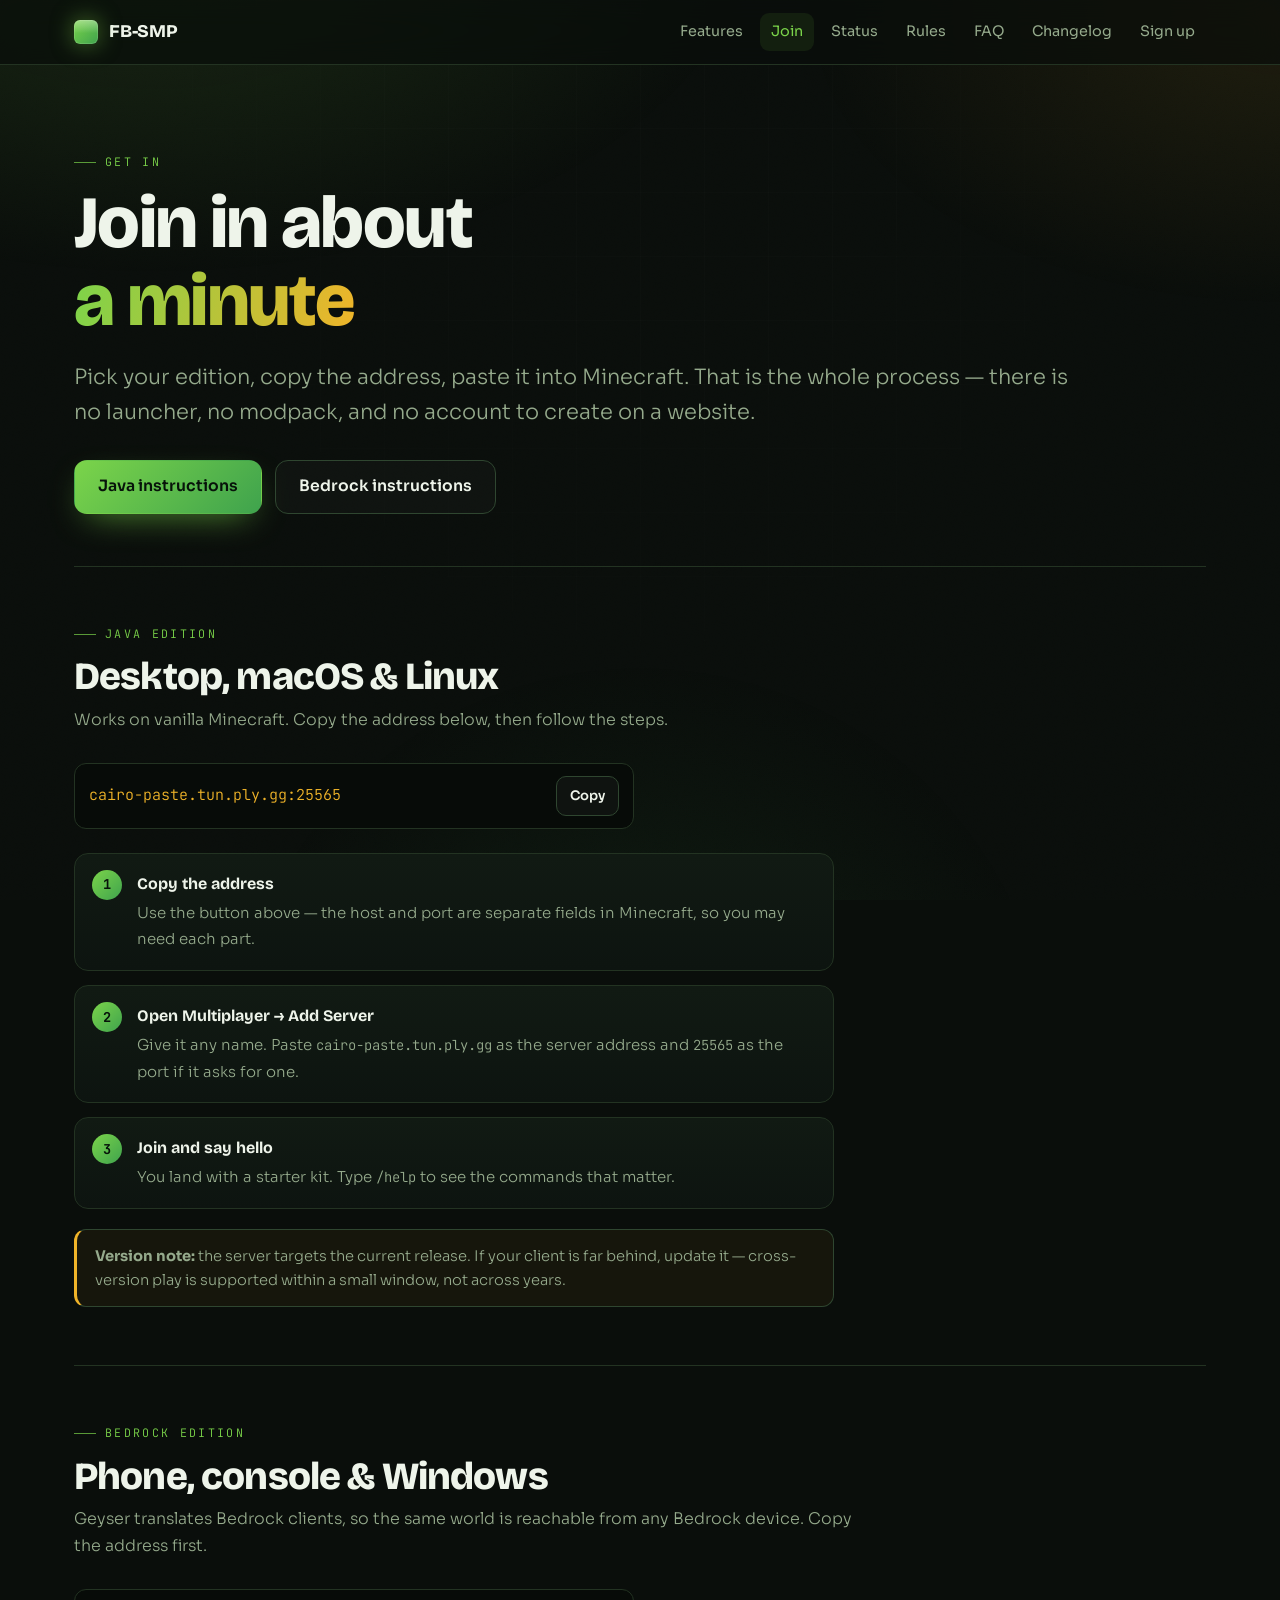
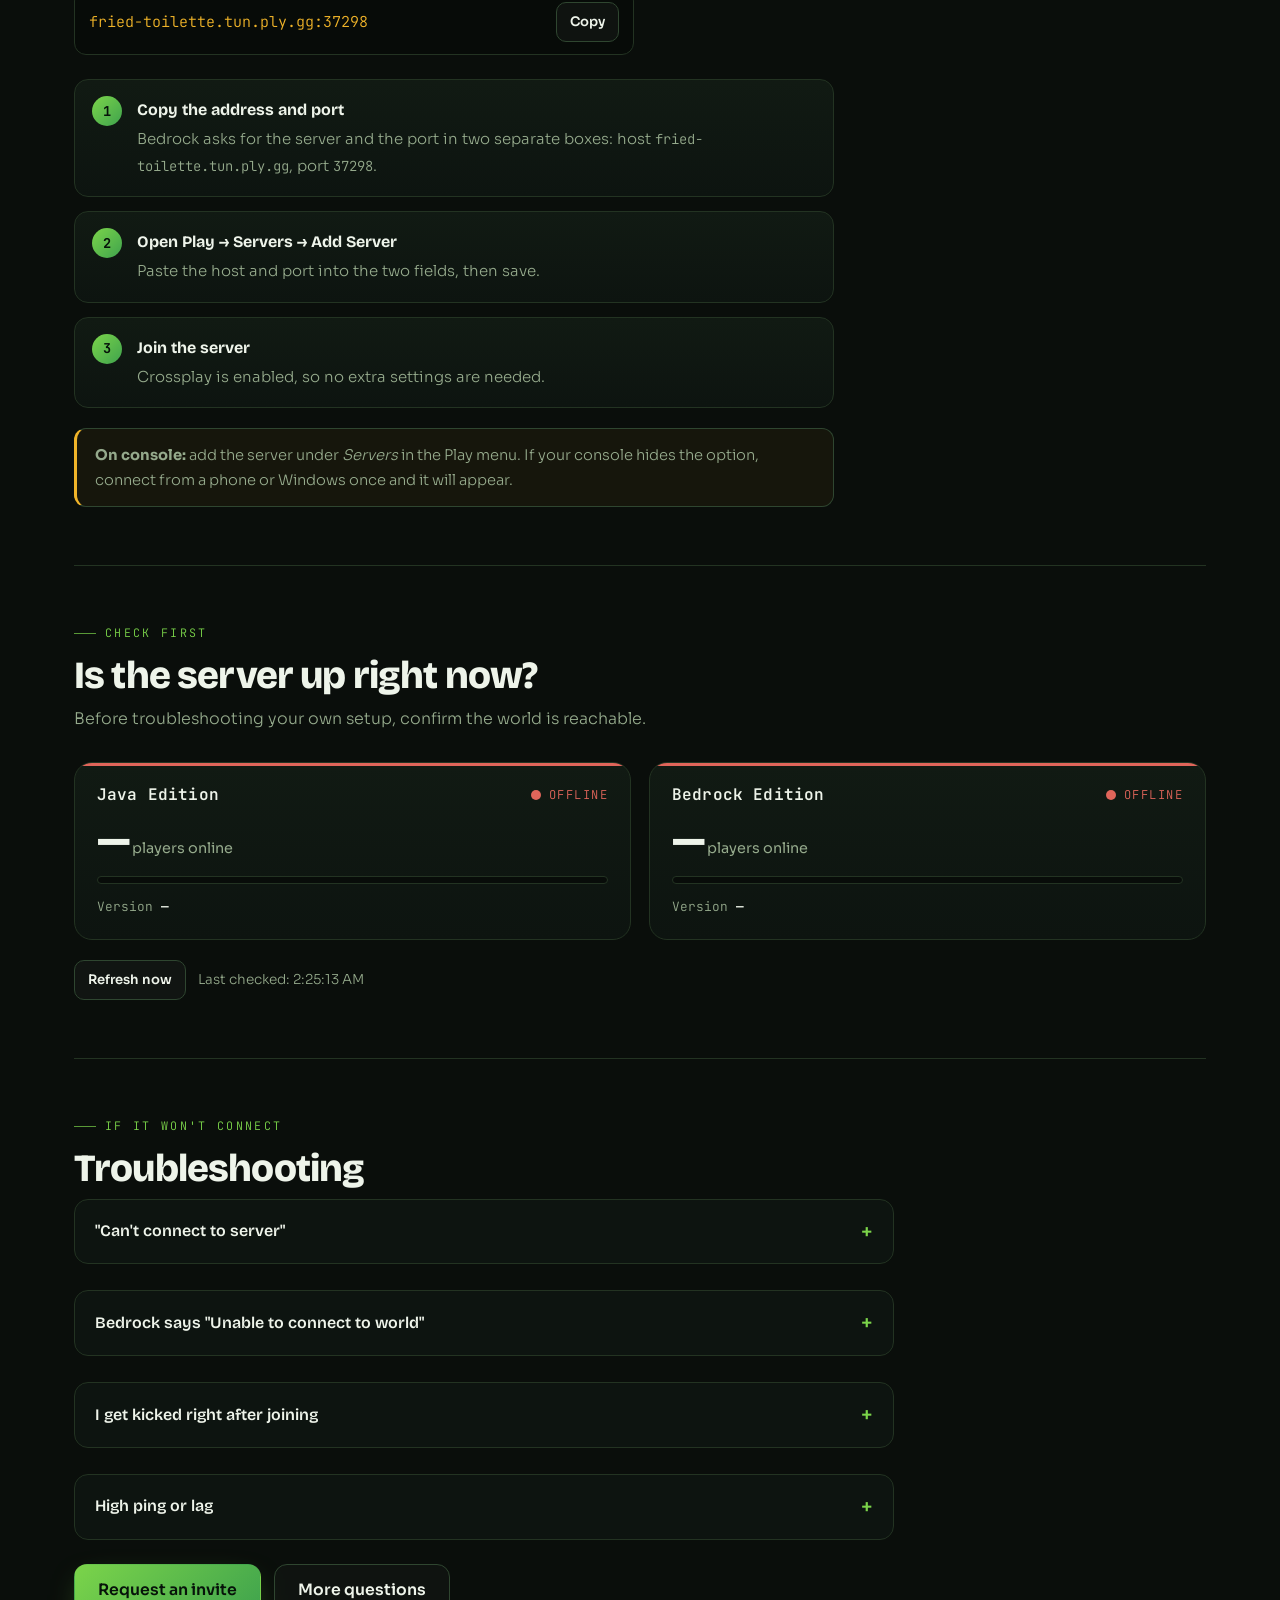
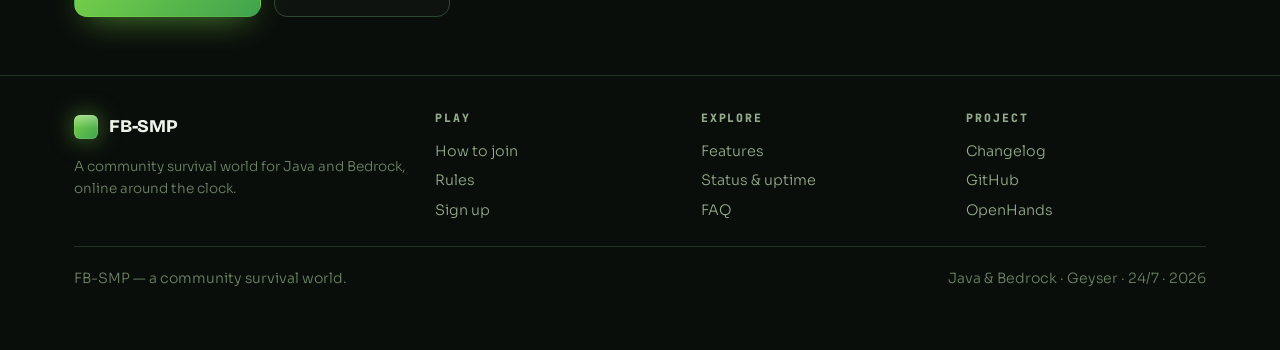
<file: site/join.html>
<!DOCTYPE html>
<html lang="en">
<head>
<meta charset="utf-8">
<meta name="viewport" content="width=device-width, initial-scale=1">
<title>How to join — FB-SMP</title>
<meta name="description" content="Step-by-step instructions to join FB-SMP on Java Edition or Bedrock Edition (phone, console, Windows). Addresses, ports, and troubleshooting.">
<meta name="theme-color" content="#0a0e0b">
<link rel="icon" href="data:image/svg+xml,<svg xmlns='http://www.w3.org/2000/svg' viewBox='0 0 32 32'><rect width='32' height='32' rx='7' fill='%237bd44a'/></svg>">
<link rel="stylesheet" href="assets/site.css">
</head>
<body>
<div class="grain" aria-hidden="true"></div>

<header class="nav">
  <div class="nav-inner">
    <a class="brand" href="index.html"><span class="cube"></span> FB-SMP</a>
    <button class="nav-toggle" type="button" aria-expanded="false" aria-controls="nav-links">Menu</button>
    <nav class="nav-links" id="nav-links">
      <a href="features.html">Features</a>
      <a href="join.html">Join</a>
      <a href="stats.html">Status</a>
      <a href="rules.html">Rules</a>
      <a href="faq.html">FAQ</a>
      <a href="changelog.html">Changelog</a>
      <a href="signup.html">Sign up</a>
    </nav>
  </div>
</header>

<main class="wrap">

  <section class="hero">
    <p class="kicker">Get in</p>
    <h1>Join in about<br><span class="grad">a minute</span></h1>
    <p class="lede">Pick your edition, copy the address, paste it into Minecraft. That is the
      whole process — there is no launcher, no modpack, and no account to create on a website.</p>
    <div class="cta">
      <a class="btn primary" href="#java">Java instructions</a>
      <a class="btn ghost" href="#bedrock">Bedrock instructions</a>
    </div>
  </section>

  <section id="java" class="reveal">
    <p class="kicker">Java Edition</p>
    <h2>Desktop, macOS &amp; Linux</h2>
    <p class="sub">Works on vanilla Minecraft. Copy the address below, then follow the steps.</p>
    <div class="addr" style="max-width:560px">
      <code id="java-addr">cairo-paste.tun.ply.gg:25565</code>
      <button class="mini-btn" data-copy="java-addr" type="button">Copy</button>
    </div>
    <ol class="steps" style="margin-top:24px;max-width:760px">
      <li><b>Copy the address</b><span>Use the button above — the host and port are separate
        fields in Minecraft, so you may need each part.</span></li>
      <li><b>Open Multiplayer → Add Server</b><span>Give it any name. Paste
        <code>cairo-paste.tun.ply.gg</code> as the server address and <code>25565</code> as the port
        if it asks for one.</span></li>
      <li><b>Join and say hello</b><span>You land with a starter kit. Type <code>/help</code>
        to see the commands that matter.</span></li>
    </ol>
    <div class="banner" style="margin-top:20px;max-width:760px">
      <b>Version note:</b> the server targets the current release. If your client is far behind,
      update it — cross-version play is supported within a small window, not across years.
    </div>
  </section>

  <section id="bedrock" class="reveal">
    <p class="kicker">Bedrock Edition</p>
    <h2>Phone, console &amp; Windows</h2>
    <p class="sub">Geyser translates Bedrock clients, so the same world is reachable from any
      Bedrock device. Copy the address first.</p>
    <div class="addr" style="max-width:560px">
      <code id="bedrock-addr">fried-toilette.tun.ply.gg:37298</code>
      <button class="mini-btn" data-copy="bedrock-addr" type="button">Copy</button>
    </div>
    <ol class="steps" style="margin-top:24px;max-width:760px">
      <li><b>Copy the address and port</b><span>Bedrock asks for the server and the port in
        two separate boxes: host <code>fried-toilette.tun.ply.gg</code>, port <code>37298</code>.</span></li>
      <li><b>Open Play → Servers → Add Server</b><span>Paste the host and port into the two
        fields, then save.</span></li>
      <li><b>Join the server</b><span>Crossplay is enabled, so no extra settings are needed.</span></li>
    </ol>
    <div class="banner" style="margin-top:20px;max-width:760px">
      <b>On console:</b> add the server under <em>Servers</em> in the Play menu. If your console
      hides the option, connect from a phone or Windows once and it will appear.
    </div>
  </section>

  <section class="reveal">
    <p class="kicker">Check first</p>
    <h2>Is the server up right now?</h2>
    <p class="sub">Before troubleshooting your own setup, confirm the world is reachable.</p>
    <div class="grid status-grid">
      <div class="stat" id="java-stat">
        <div class="stat-head"><h3>Java Edition</h3>
          <span class="state" id="java-state"><span class="dot" id="java-dot"></span> Checking…</span></div>
        <div class="big" id="java-players">—<small> players online</small></div>
        <div class="bar"><i id="java-bar"></i></div>
        <div class="meta"><span>Version <b id="java-version">—</b></span></div>
      </div>
      <div class="stat" id="bedrock-stat">
        <div class="stat-head"><h3>Bedrock Edition</h3>
          <span class="state" id="bedrock-state"><span class="dot" id="bedrock-dot"></span> Checking…</span></div>
        <div class="big" id="bedrock-players">—<small> players online</small></div>
        <div class="bar"><i id="bedrock-bar"></i></div>
        <div class="meta"><span>Version <b id="bedrock-version">—</b></span></div>
      </div>
    </div>
    <div class="status-foot">
      <button class="mini-btn" id="refresh-btn" type="button">Refresh now</button>
      <span id="checked-at">Last checked: —</span>
    </div>
  </section>

  <section class="reveal">
    <p class="kicker">If it won't connect</p>
    <h2>Troubleshooting</h2>
    <div class="stack" style="max-width:820px;margin-top:8px">
      <details class="acc"><summary>"Can't connect to server"</summary>
        <div class="acc-body">Check the address for typos first, then confirm the status cards
          above say Online. If Java is up but you still can't connect, your client version is the
          most likely cause — update Minecraft.</div></details>
      <details class="acc"><summary>Bedrock says "Unable to connect to world"</summary>
        <div class="acc-body">Make sure the port is <code>37298</code> and not left blank. On
          some consoles you must first add the server from a phone or the Windows Bedrock app
          before the entry appears.</div></details>
      <details class="acc"><summary>I get kicked right after joining</summary>
        <div class="acc-body">This is usually a version mismatch or a whitelist check. If you
          requested an invite, confirm you received a reply before retrying.</div></details>
      <details class="acc"><summary>High ping or lag</summary>
        <div class="acc-body">The world is hosted on shared infrastructure and reached through
          a tunnel, so latency varies by region. Try at a different time of day and avoid heavy
          chunk-loading right after joining.</div></details>
    </div>
    <div class="cta" style="margin-top:24px">
      <a class="btn primary" href="signup.html">Request an invite</a>
      <a class="btn ghost" href="faq.html">More questions</a>
    </div>
  </section>

</main>

<footer>
  <div class="wrap">
    <div class="foot-grid">
      <div>
        <div class="brand" style="margin-bottom:10px"><span class="cube"></span> FB-SMP</div>
        <p class="note" style="max-width:34ch">A community survival world for Java and Bedrock,
          online around the clock.</p>
      </div>
      <div><h4>Play</h4><a href="join.html">How to join</a><a href="rules.html">Rules</a><a href="signup.html">Sign up</a></div>
      <div><h4>Explore</h4><a href="features.html">Features</a><a href="stats.html">Status &amp; uptime</a><a href="faq.html">FAQ</a></div>
      <div><h4>Project</h4><a href="changelog.html">Changelog</a><a href="https://github.com/firebreadga359-bot/FB-SMP.net" rel="noopener">GitHub</a><a href="https://docs.openhands.dev/" rel="noopener">OpenHands</a></div>
    </div>
    <div class="foot-bottom">
      <span>FB-SMP — a community survival world.</span>
      <span>Java &amp; Bedrock · Geyser · 24/7 · <span data-year></span></span>
    </div>
  </div>
</footer>

<script src="assets/site.js"></script>
</body>
</html>
</file>
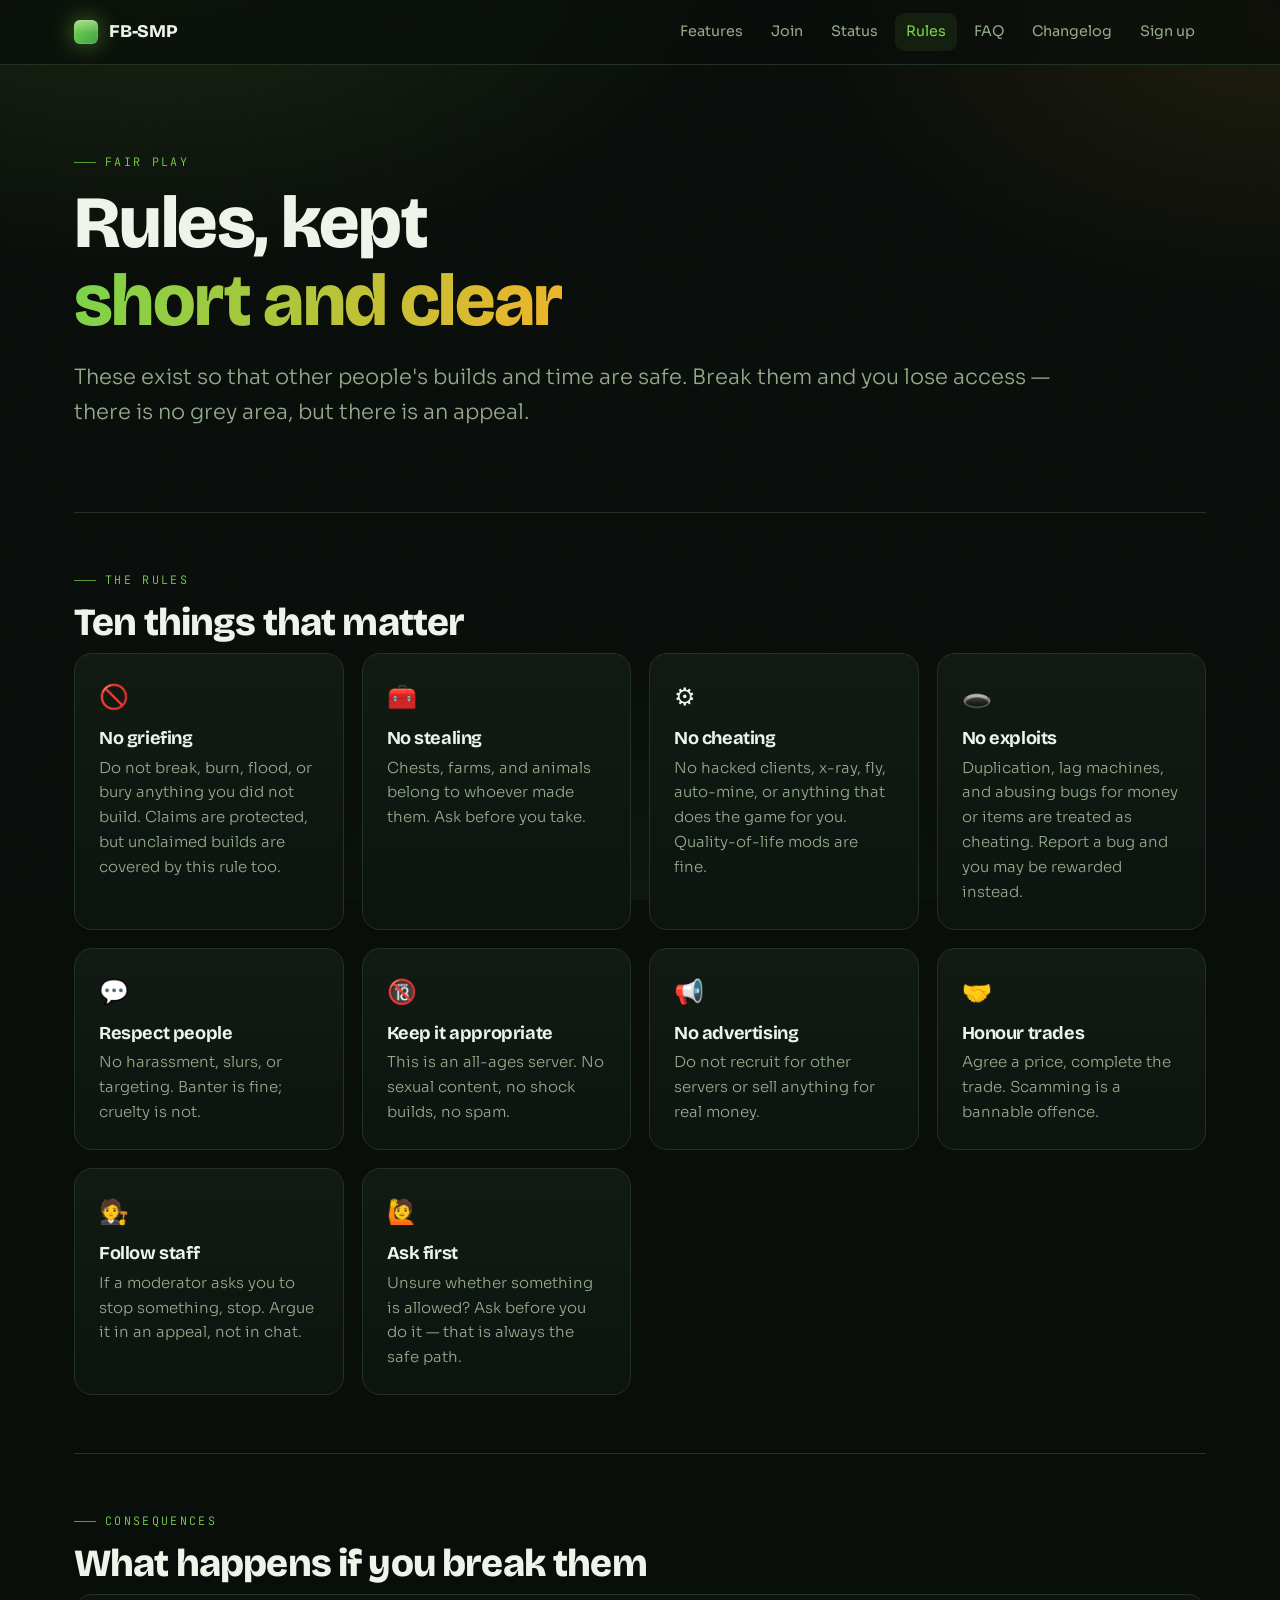
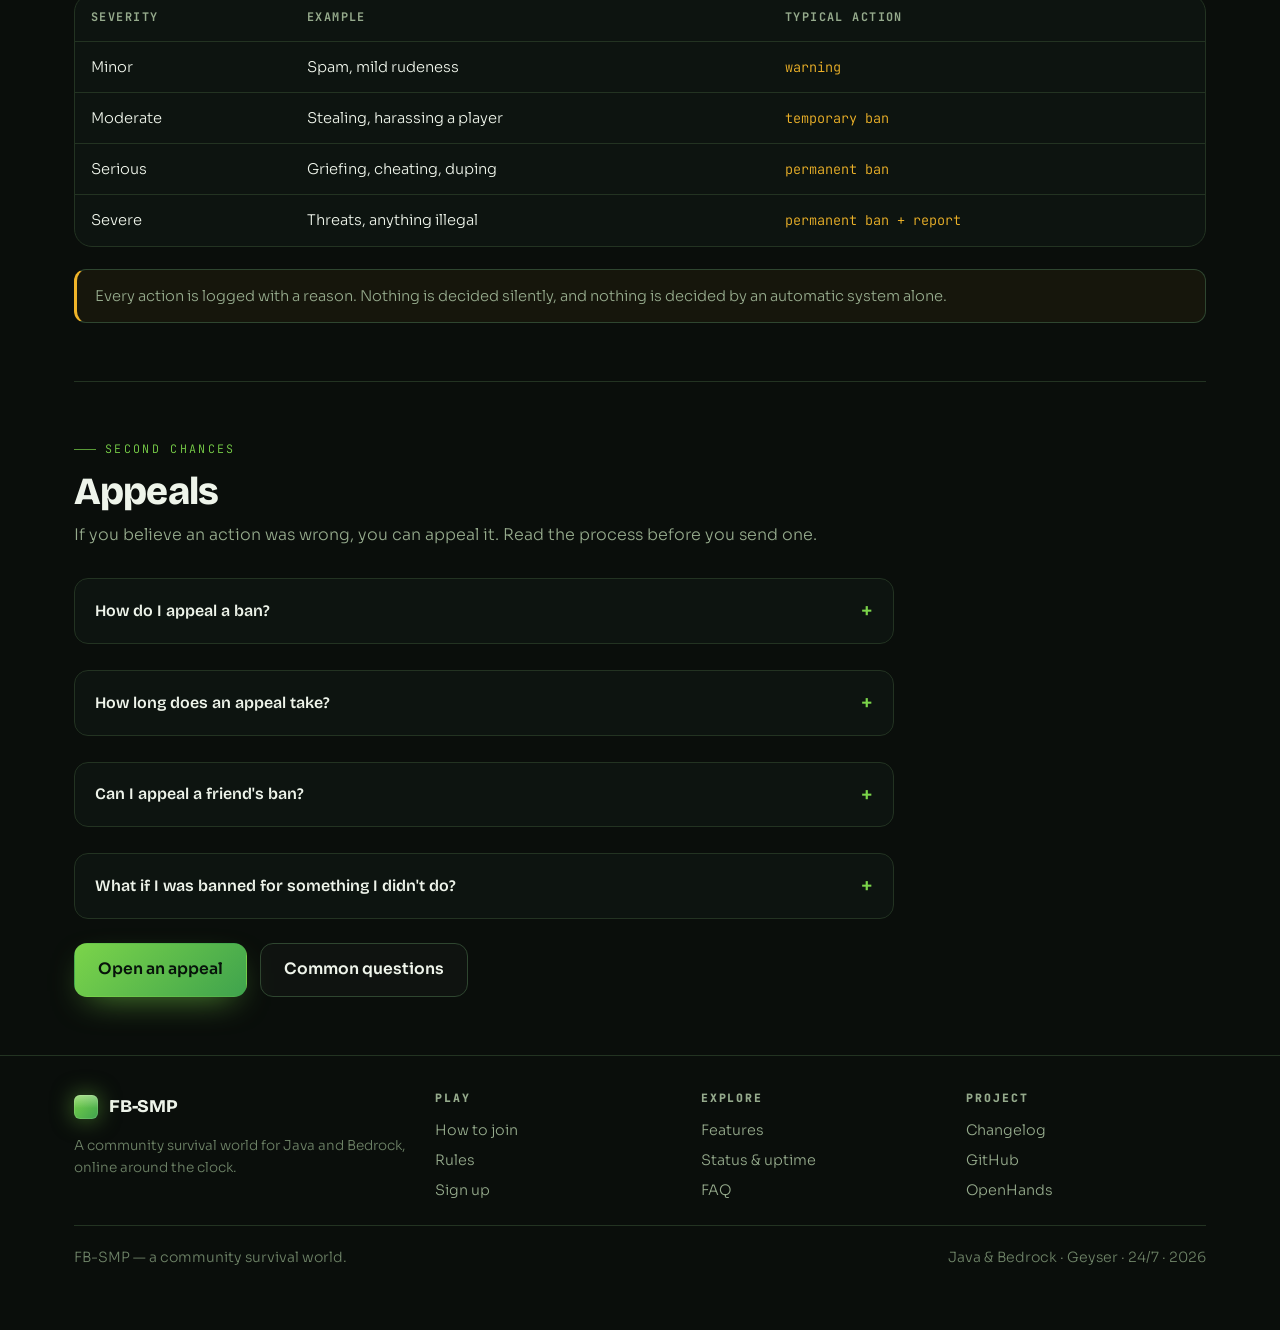
<file: site/rules.html>
<!DOCTYPE html>
<html lang="en">
<head>
<meta charset="utf-8">
<meta name="viewport" content="width=device-width, initial-scale=1">
<title>Rules — FB-SMP</title>
<meta name="description" content="The FB-SMP rules: how to play fairly, what gets you removed, and how appeals work.">
<meta name="theme-color" content="#0a0e0b">
<link rel="icon" href="data:image/svg+xml,<svg xmlns='http://www.w3.org/2000/svg' viewBox='0 0 32 32'><rect width='32' height='32' rx='7' fill='%237bd44a'/></svg>">
<link rel="stylesheet" href="assets/site.css">
</head>
<body>
<div class="grain" aria-hidden="true"></div>

<header class="nav">
  <div class="nav-inner">
    <a class="brand" href="index.html"><span class="cube"></span> FB-SMP</a>
    <button class="nav-toggle" type="button" aria-expanded="false" aria-controls="nav-links">Menu</button>
    <nav class="nav-links" id="nav-links">
      <a href="features.html">Features</a>
      <a href="join.html">Join</a>
      <a href="stats.html">Status</a>
      <a href="rules.html">Rules</a>
      <a href="faq.html">FAQ</a>
      <a href="changelog.html">Changelog</a>
      <a href="signup.html">Sign up</a>
    </nav>
  </div>
</header>

<main class="wrap">

  <section class="hero">
    <p class="kicker">Fair play</p>
    <h1>Rules, kept<br><span class="grad">short and clear</span></h1>
    <p class="lede">These exist so that other people's builds and time are safe. Break them and
      you lose access — there is no grey area, but there is an appeal.</p>
  </section>

  <section class="reveal">
    <p class="kicker">The rules</p>
    <h2>Ten things that matter</h2>
    <div class="grid cards">
      <div class="card"><span class="ico">🚫</span><h3>No griefing</h3>
        <p>Do not break, burn, flood, or bury anything you did not build. Claims are protected,
          but unclaimed builds are covered by this rule too.</p></div>
      <div class="card"><span class="ico">🧰</span><h3>No stealing</h3>
        <p>Chests, farms, and animals belong to whoever made them. Ask before you take.</p></div>
      <div class="card"><span class="ico">⚙️</span><h3>No cheating</h3>
        <p>No hacked clients, x-ray, fly, auto-mine, or anything that does the game for you.
          Quality-of-life mods are fine.</p></div>
      <div class="card"><span class="ico">🕳️</span><h3>No exploits</h3>
        <p>Duplication, lag machines, and abusing bugs for money or items are treated as cheating.
          Report a bug and you may be rewarded instead.</p></div>
      <div class="card"><span class="ico">💬</span><h3>Respect people</h3>
        <p>No harassment, slurs, or targeting. Banter is fine; cruelty is not.</p></div>
      <div class="card"><span class="ico">🔞</span><h3>Keep it appropriate</h3>
        <p>This is an all-ages server. No sexual content, no shock builds, no spam.</p></div>
      <div class="card"><span class="ico">📢</span><h3>No advertising</h3>
        <p>Do not recruit for other servers or sell anything for real money.</p></div>
      <div class="card"><span class="ico">🤝</span><h3>Honour trades</h3>
        <p>Agree a price, complete the trade. Scamming is a bannable offence.</p></div>
      <div class="card"><span class="ico">🧑‍⚖️</span><h3>Follow staff</h3>
        <p>If a moderator asks you to stop something, stop. Argue it in an appeal, not in chat.</p></div>
      <div class="card"><span class="ico">🙋</span><h3>Ask first</h3>
        <p>Unsure whether something is allowed? Ask before you do it — that is always the safe path.</p></div>
    </div>
  </section>

  <section class="reveal">
    <p class="kicker">Consequences</p>
    <h2>What happens if you break them</h2>
    <div class="table-wrap">
      <table>
        <thead><tr><th>Severity</th><th>Example</th><th>Typical action</th></tr></thead>
        <tbody>
          <tr><td>Minor</td><td>Spam, mild rudeness</td><td><code>warning</code></td></tr>
          <tr><td>Moderate</td><td>Stealing, harassing a player</td><td><code>temporary ban</code></td></tr>
          <tr><td>Serious</td><td>Griefing, cheating, duping</td><td><code>permanent ban</code></td></tr>
          <tr><td>Severe</td><td>Threats, anything illegal</td><td><code>permanent ban + report</code></td></tr>
        </tbody>
      </table>
    </div>
    <div class="banner" style="margin-top:22px">
      Every action is logged with a reason. Nothing is decided silently, and nothing is
      decided by an automatic system alone.
    </div>
  </section>

  <section class="reveal">
    <p class="kicker">Second chances</p>
    <h2>Appeals</h2>
    <p class="sub">If you believe an action was wrong, you can appeal it. Read the process
      before you send one.</p>
    <div class="stack" style="max-width:820px">
      <details class="acc"><summary>How do I appeal a ban?</summary>
        <div class="acc-body">Open an issue in the project repository with the label
          <code>appeal</code>, including your in-game name, what happened, and why you think the
          decision was wrong. Keep it factual — you are talking to the people who made the call.</div></details>
      <details class="acc"><summary>How long does an appeal take?</summary>
        <div class="acc-body">Usually a few days. Temporary bans run their course regardless,
          so appealing early is in your interest.</div></details>
      <details class="acc"><summary>Can I appeal a friend's ban?</summary>
        <div class="acc-body">Only the banned player should appeal, but others can add context
          to the same issue.</div></details>
      <details class="acc"><summary>What if I was banned for something I didn't do?</summary>
        <div class="acc-body">Say so plainly and include anything that helps: timestamps,
          witnesses, screenshots. Actions are logged, so claims can be checked against records.</div></details>
    </div>
    <div class="cta" style="margin-top:24px">
      <a class="btn primary" href="https://github.com/firebreadga359-bot/FB-SMP.net/issues/new" rel="noopener">Open an appeal</a>
      <a class="btn ghost" href="faq.html">Common questions</a>
    </div>
  </section>

</main>

<footer>
  <div class="wrap">
    <div class="foot-grid">
      <div>
        <div class="brand" style="margin-bottom:10px"><span class="cube"></span> FB-SMP</div>
        <p class="note" style="max-width:34ch">A community survival world for Java and Bedrock,
          online around the clock.</p>
      </div>
      <div><h4>Play</h4><a href="join.html">How to join</a><a href="rules.html">Rules</a><a href="signup.html">Sign up</a></div>
      <div><h4>Explore</h4><a href="features.html">Features</a><a href="stats.html">Status &amp; uptime</a><a href="faq.html">FAQ</a></div>
      <div><h4>Project</h4><a href="changelog.html">Changelog</a><a href="https://github.com/firebreadga359-bot/FB-SMP.net" rel="noopener">GitHub</a><a href="https://docs.openhands.dev/" rel="noopener">OpenHands</a></div>
    </div>
    <div class="foot-bottom">
      <span>FB-SMP — a community survival world.</span>
      <span>Java &amp; Bedrock · Geyser · 24/7 · <span data-year></span></span>
    </div>
  </div>
</footer>

<script src="assets/site.js"></script>
</body>
</html>
</file>
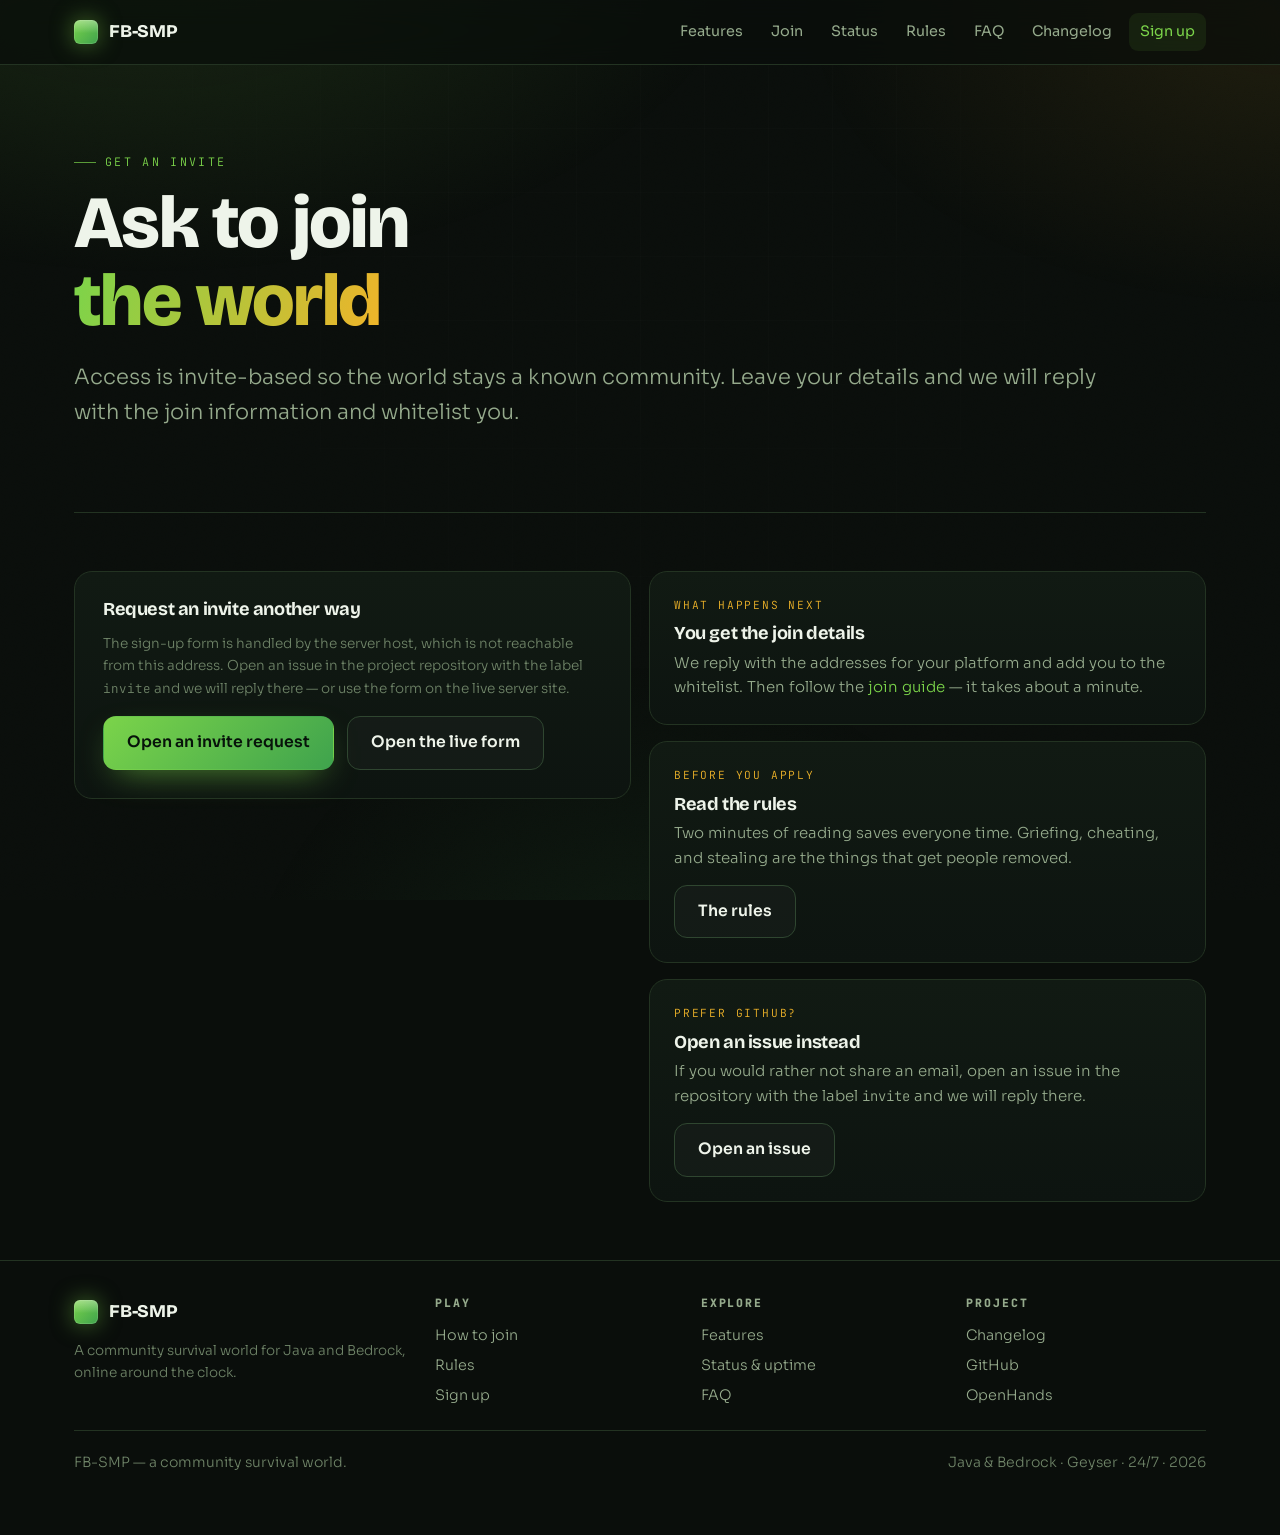
<file: site/signup.html>
<!DOCTYPE html>
<html lang="en">
<head>
<meta charset="utf-8">
<meta name="viewport" content="width=device-width, initial-scale=1">
<title>Sign up — FB-SMP</title>
<meta name="description" content="Request an invite to FB-SMP. Leave your details and get the join information for Java or Bedrock.">
<meta name="theme-color" content="#0a0e0b">
<link rel="icon" href="data:image/svg+xml,<svg xmlns='http://www.w3.org/2000/svg' viewBox='0 0 32 32'><rect width='32' height='32' rx='7' fill='%237bd44a'/></svg>">
<link rel="stylesheet" href="assets/site.css">
</head>
<body>
<div class="grain" aria-hidden="true"></div>

<header class="nav">
  <div class="nav-inner">
    <a class="brand" href="index.html"><span class="cube"></span> FB-SMP</a>
    <button class="nav-toggle" type="button" aria-expanded="false" aria-controls="nav-links">Menu</button>
    <nav class="nav-links" id="nav-links">
      <a href="features.html">Features</a>
      <a href="join.html">Join</a>
      <a href="stats.html">Status</a>
      <a href="rules.html">Rules</a>
      <a href="faq.html">FAQ</a>
      <a href="changelog.html">Changelog</a>
      <a href="signup.html">Sign up</a>
    </nav>
  </div>
</header>

<main class="wrap">

  <section class="hero">
    <p class="kicker">Get an invite</p>
    <h1>Ask to join<br><span class="grad">the world</span></h1>
    <p class="lede">Access is invite-based so the world stays a known community. Leave your
      details and we will reply with the join information and whitelist you.</p>
  </section>

  <section class="reveal">
    <div class="grid two" style="align-items:start">
      <div class="form-card">
        <form id="join-form" novalidate>
          <div class="field">
            <label for="f-name">Name or gamertag</label>
            <input id="f-name" name="name" type="text" maxlength="500" required autocomplete="nickname">
          </div>
          <div class="field">
            <label for="f-email">Email</label>
            <input id="f-email" name="email" type="email" maxlength="254" required autocomplete="email">
          </div>
          <div class="field">
            <label for="f-platform">Platform</label>
            <select id="f-platform" name="platform" required>
              <option value="">Choose one…</option>
              <option value="java">Java</option>
              <option value="bedrock">Bedrock</option>
              <option value="both">Both</option>
            </select>
          </div>
          <div class="field">
            <label for="f-message">Tell us about yourself <span class="note">(optional)</span></label>
            <textarea id="f-message" name="message" maxlength="5000"></textarea>
          </div>
          <div class="field check">
            <input id="f-consent" name="consent" type="checkbox" required>
            <label for="f-consent">Yes, you may reply to me about joining FB-SMP.</label>
          </div>
          <button class="btn primary" type="submit" id="submit-btn">Send my request</button>
          <div class="status-msg" id="form-status" role="status" aria-live="polite"></div>
          <p class="note" style="margin-top:12px">Submissions are read by the server owners and
            used only to reply about the server. Please do not include sensitive information.</p>
        </form>
      </div>

      <div class="form-card" id="signup-fallback" hidden>
        <h3 style="margin-top:0">Request an invite another way</h3>
        <p class="note">The sign-up form is handled by the server host, which is not reachable
          from this address. Open an issue in the project repository with the label
          <code>invite</code> and we will reply there — or use the form on the live server site.</p>
        <div class="cta" style="margin-top:16px">
          <a class="btn primary" href="https://github.com/firebreadga359-bot/FB-SMP.net/issues/new" rel="noopener">Open an invite request</a>
          <a class="btn ghost" href="https://fb-smp.birta.link/#signup">Open the live form</a>
        </div>
      </div>

      <div class="stack">
        <div class="card">
          <div class="tagline">What happens next</div>
          <h3>You get the join details</h3>
          <p>We reply with the addresses for your platform and add you to the whitelist. Then
            follow the <a href="join.html">join guide</a> — it takes about a minute.</p>
        </div>
        <div class="card">
          <div class="tagline">Before you apply</div>
          <h3>Read the rules</h3>
          <p>Two minutes of reading saves everyone time. Griefing, cheating, and stealing are
            the things that get people removed.</p>
          <div class="cta" style="margin-top:14px">
            <a class="btn ghost" href="rules.html">The rules</a>
          </div>
        </div>
        <div class="card">
          <div class="tagline">Prefer GitHub?</div>
          <h3>Open an issue instead</h3>
          <p>If you would rather not share an email, open an issue in the repository with the
            label <code>invite</code> and we will reply there.</p>
          <div class="cta" style="margin-top:14px">
            <a class="btn ghost" href="https://github.com/firebreadga359-bot/FB-SMP.net/issues/new" rel="noopener">Open an issue</a>
          </div>
        </div>
      </div>
    </div>
  </section>

</main>

<footer>
  <div class="wrap">
    <div class="foot-grid">
      <div>
        <div class="brand" style="margin-bottom:10px"><span class="cube"></span> FB-SMP</div>
        <p class="note" style="max-width:34ch">A community survival world for Java and Bedrock,
          online around the clock.</p>
      </div>
      <div><h4>Play</h4><a href="join.html">How to join</a><a href="rules.html">Rules</a><a href="signup.html">Sign up</a></div>
      <div><h4>Explore</h4><a href="features.html">Features</a><a href="stats.html">Status &amp; uptime</a><a href="faq.html">FAQ</a></div>
      <div><h4>Project</h4><a href="changelog.html">Changelog</a><a href="https://github.com/firebreadga359-bot/FB-SMP.net" rel="noopener">GitHub</a><a href="https://docs.openhands.dev/" rel="noopener">OpenHands</a></div>
    </div>
    <div class="foot-bottom">
      <span>FB-SMP — a community survival world.</span>
      <span>Java &amp; Bedrock · Geyser · 24/7 · <span data-year></span></span>
    </div>
  </div>
</footer>

<script src="assets/site.js"></script>
</body>
</html>
</file>
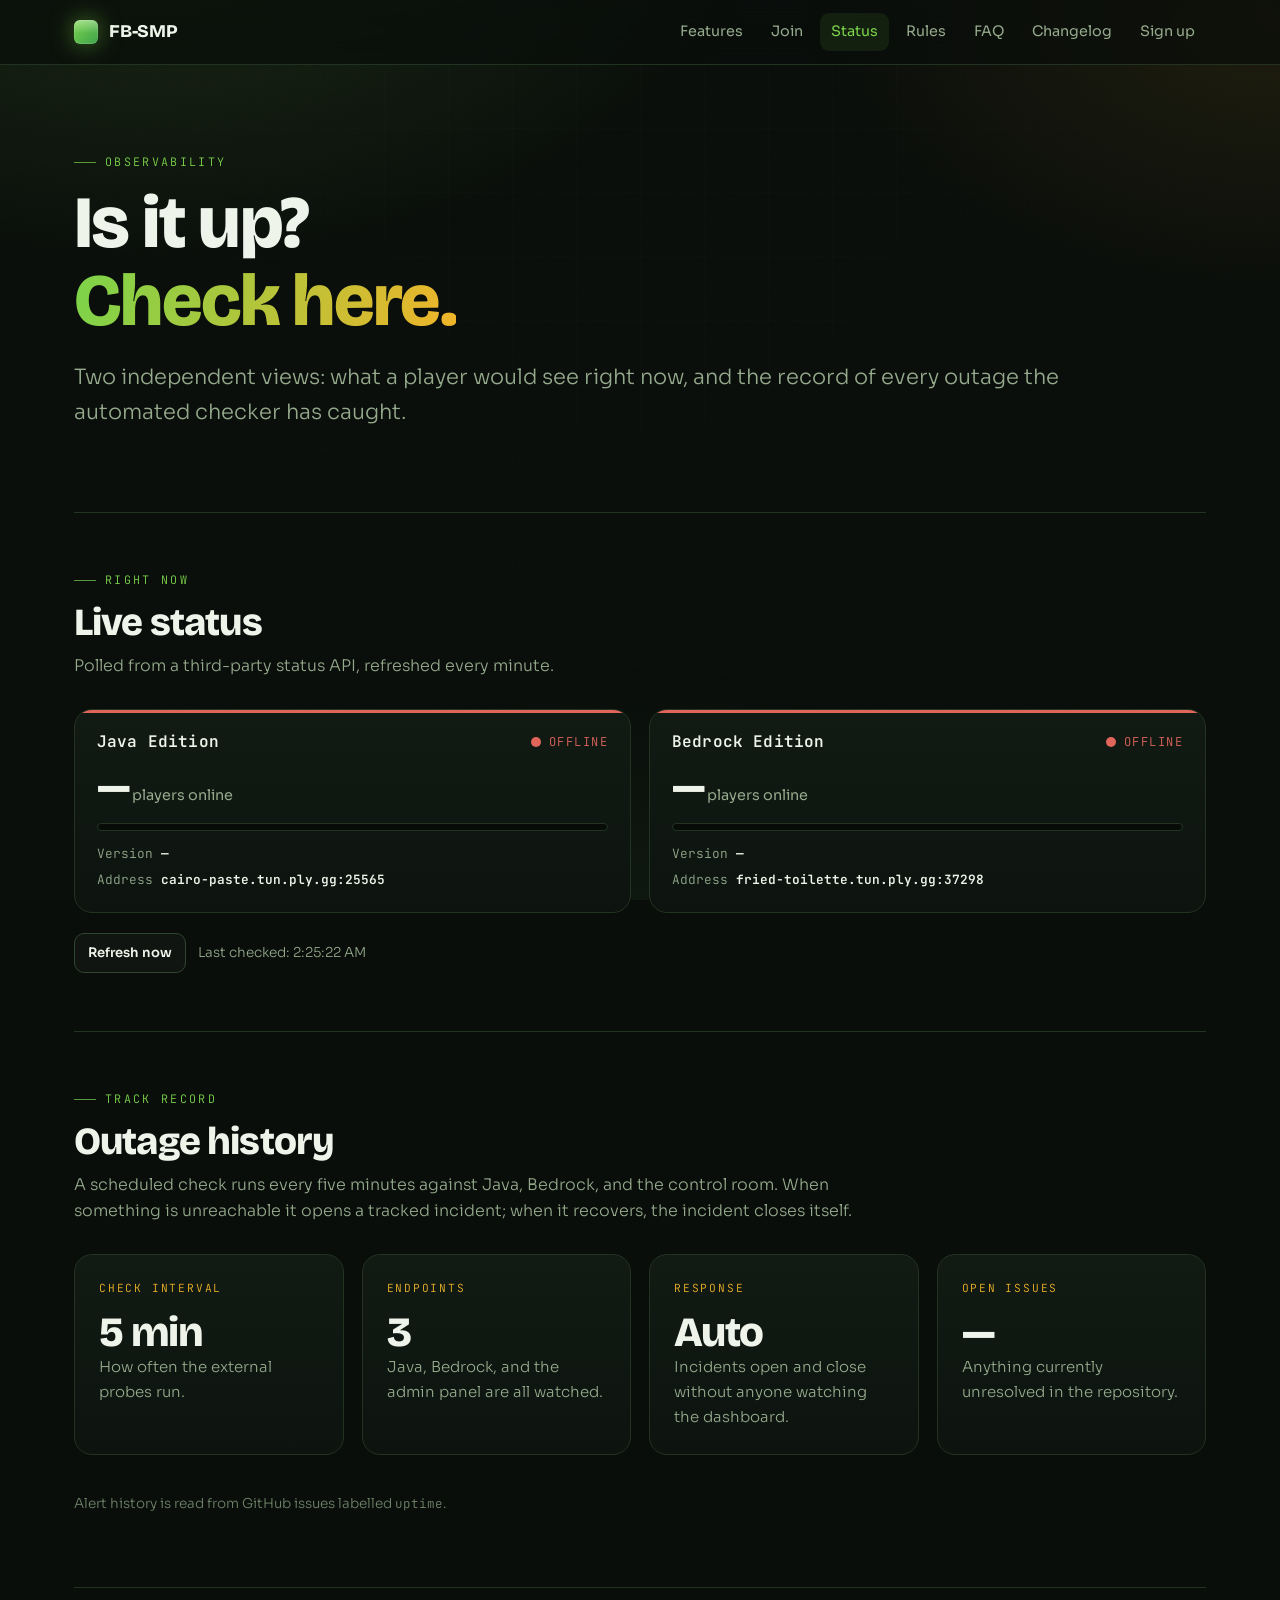
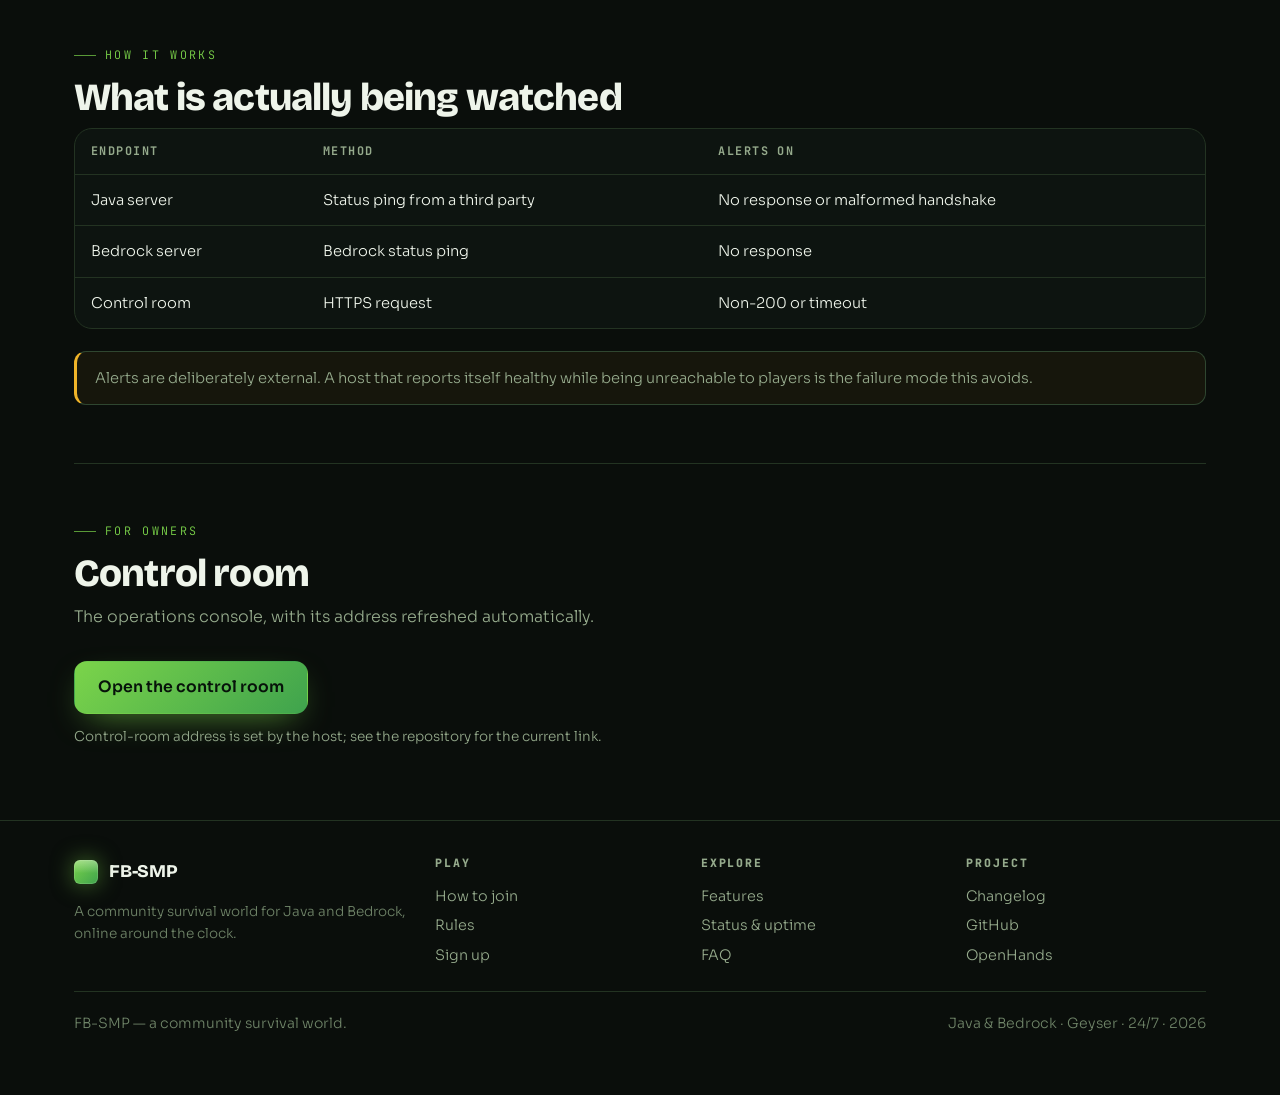
<file: site/stats.html>
<!DOCTYPE html>
<html lang="en">
<head>
<meta charset="utf-8">
<meta name="viewport" content="width=device-width, initial-scale=1">
<title>Status &amp; uptime — FB-SMP</title>
<meta name="description" content="Live FB-SMP server status for Java and Bedrock, the outage history recorded by the uptime checker, and how monitoring works.">
<meta name="theme-color" content="#0a0e0b">
<link rel="icon" href="data:image/svg+xml,<svg xmlns='http://www.w3.org/2000/svg' viewBox='0 0 32 32'><rect width='32' height='32' rx='7' fill='%237bd44a'/></svg>">
<link rel="stylesheet" href="assets/site.css">
</head>
<body>
<div class="grain" aria-hidden="true"></div>

<header class="nav">
  <div class="nav-inner">
    <a class="brand" href="index.html"><span class="cube"></span> FB-SMP</a>
    <button class="nav-toggle" type="button" aria-expanded="false" aria-controls="nav-links">Menu</button>
    <nav class="nav-links" id="nav-links">
      <a href="features.html">Features</a>
      <a href="join.html">Join</a>
      <a href="stats.html">Status</a>
      <a href="rules.html">Rules</a>
      <a href="faq.html">FAQ</a>
      <a href="changelog.html">Changelog</a>
      <a href="signup.html">Sign up</a>
    </nav>
  </div>
</header>

<main class="wrap">

  <section class="hero">
    <p class="kicker">Observability</p>
    <h1>Is it up?<br><span class="grad">Check here.</span></h1>
    <p class="lede">Two independent views: what a player would see right now, and the record
      of every outage the automated checker has caught.</p>
  </section>

  <section class="reveal">
    <p class="kicker">Right now</p>
    <h2>Live status</h2>
    <p class="sub">Polled from a third-party status API, refreshed every minute.</p>
    <div class="grid status-grid">
      <div class="stat" id="java-stat">
        <div class="stat-head"><h3>Java Edition</h3>
          <span class="state" id="java-state"><span class="dot" id="java-dot"></span> Checking…</span></div>
        <div class="big" id="java-players">—<small> players online</small></div>
        <div class="bar"><i id="java-bar"></i></div>
        <div class="meta">
          <span>Version <b id="java-version">—</b></span>
          <span>Address <b>cairo-paste.tun.ply.gg:25565</b></span>
        </div>
      </div>
      <div class="stat" id="bedrock-stat">
        <div class="stat-head"><h3>Bedrock Edition</h3>
          <span class="state" id="bedrock-state"><span class="dot" id="bedrock-dot"></span> Checking…</span></div>
        <div class="big" id="bedrock-players">—<small> players online</small></div>
        <div class="bar"><i id="bedrock-bar"></i></div>
        <div class="meta">
          <span>Version <b id="bedrock-version">—</b></span>
          <span>Address <b>fried-toilette.tun.ply.gg:37298</b></span>
        </div>
      </div>
    </div>
    <div class="status-foot">
      <button class="mini-btn" id="refresh-btn" type="button">Refresh now</button>
      <span id="checked-at">Last checked: —</span>
    </div>
  </section>

  <section class="reveal">
    <p class="kicker">Track record</p>
    <h2>Outage history</h2>
    <p class="sub">A scheduled check runs every five minutes against Java, Bedrock, and the
      control room. When something is unreachable it opens a tracked incident; when it recovers,
      the incident closes itself.</p>
    <div class="grid cards" style="margin-bottom:24px">
      <div class="card"><div class="tagline">Check interval</div><div class="big"><span data-count="5">0</span> min</div>
        <p>How often the external probes run.</p></div>
      <div class="card"><div class="tagline">Endpoints</div><div class="big">3</div>
        <p>Java, Bedrock, and the admin panel are all watched.</p></div>
      <div class="card"><div class="tagline">Response</div><div class="big">Auto</div>
        <p>Incidents open and close without anyone watching the dashboard.</p></div>
      <div class="card"><div class="tagline">Open issues</div><div class="big"><span data-issues>—</span></div>
        <p>Anything currently unresolved in the repository.</p></div>
    </div>
    <div class="log" id="alert-log">
      <p class="note">Loading outage history…</p>
    </div>
  </section>

  <section class="reveal">
    <p class="kicker">How it works</p>
    <h2>What is actually being watched</h2>
    <div class="table-wrap">
      <table>
        <thead><tr><th>Endpoint</th><th>Method</th><th>Alerts on</th></tr></thead>
        <tbody>
          <tr><td>Java server</td><td>Status ping from a third party</td><td>No response or malformed handshake</td></tr>
          <tr><td>Bedrock server</td><td>Bedrock status ping</td><td>No response</td></tr>
          <tr><td>Control room</td><td>HTTPS request</td><td>Non-200 or timeout</td></tr>
        </tbody>
      </table>
    </div>
    <div class="banner" style="margin-top:22px">
      Alerts are deliberately external. A host that reports itself healthy while being
      unreachable to players is the failure mode this avoids.
    </div>
  </section>

  <section class="reveal">
    <p class="kicker">For owners</p>
    <h2>Control room</h2>
    <p class="sub">The operations console, with its address refreshed automatically.</p>
    <div class="cta">
      <a class="btn primary" data-panel-link id="panel-link"
         href="https://github.com/firebreadga359-bot/FB-SMP.net" rel="noopener">Open the control room</a>
    </div>
    <p class="status-foot" id="panel-status" style="margin-top:12px">Resolving the control-room address…</p>
  </section>

</main>

<footer>
  <div class="wrap">
    <div class="foot-grid">
      <div>
        <div class="brand" style="margin-bottom:10px"><span class="cube"></span> FB-SMP</div>
        <p class="note" style="max-width:34ch">A community survival world for Java and Bedrock,
          online around the clock.</p>
      </div>
      <div><h4>Play</h4><a href="join.html">How to join</a><a href="rules.html">Rules</a><a href="signup.html">Sign up</a></div>
      <div><h4>Explore</h4><a href="features.html">Features</a><a href="stats.html">Status &amp; uptime</a><a href="faq.html">FAQ</a></div>
      <div><h4>Project</h4><a href="changelog.html">Changelog</a><a href="https://github.com/firebreadga359-bot/FB-SMP.net" rel="noopener">GitHub</a><a href="https://docs.openhands.dev/" rel="noopener">OpenHands</a></div>
    </div>
    <div class="foot-bottom">
      <span>FB-SMP — a community survival world.</span>
      <span>Java &amp; Bedrock · Geyser · 24/7 · <span data-year></span></span>
    </div>
  </div>
</footer>

<script src="assets/site.js"></script>
</body>
</html>
</file>
<file: site/assets/site.css>
/* FB-SMP — shared design system.
   Aesthetic: "field manual for a world that runs itself" — dark, mossy,
   engineered. Grid + grain textures, mono accents, one loud amber highlight. */

@import url("https://fonts.googleapis.com/css2?family=Bricolage+Grotesque:opsz,wght@12..96,400..800&family=JetBrains+Mono:wght@400;600&family=Sora:wght@300;400;600&display=swap");

:root{
  --bg:#0a0e0b;
  --bg-2:#0e150f;
  --panel:#111a13;
  --panel-2:#0d1410;
  --line:#233322;
  --line-2:#2f4630;
  --ink:#eef4ea;
  --muted:#95aa8c;
  --muted-2:#6f8468;
  --accent:#7bd44a;
  --accent-2:#3fa34d;
  --gold:#f0b429;
  --danger:#e0655a;
  --sky:#5fb6c9;
  --radius:18px;
  --radius-sm:12px;
  --mono:"JetBrains Mono",ui-monospace,SFMono-Regular,Menlo,monospace;
  --sans:"Sora",system-ui,-apple-system,"Segoe UI",sans-serif;
  --display:"Bricolage Grotesque","Sora",system-ui,sans-serif;
  --maxw:1180px;
}

*{box-sizing:border-box}
html{scroll-behavior:smooth;scroll-padding-top:84px}
body{
  margin:0;font-family:var(--sans);font-weight:300;color:var(--ink);
  background:var(--bg);line-height:1.65;-webkit-font-smoothing:antialiased;
  overflow-x:hidden;
}
/* Atmosphere: soft moss glows + faint engineering grid + film grain. */
body::before{
  content:"";position:fixed;inset:0;pointer-events:none;z-index:0;
  background:
    radial-gradient(1000px 620px at 12% -12%, rgba(123,212,74,.15), transparent 62%),
    radial-gradient(820px 500px at 100% 2%, rgba(240,180,41,.09), transparent 58%),
    radial-gradient(700px 700px at 50% 120%, rgba(63,163,77,.10), transparent 60%);
}
body::after{
  content:"";position:fixed;inset:0;pointer-events:none;z-index:0;opacity:.5;
  background-image:
    linear-gradient(rgba(255,255,255,.022) 1px, transparent 1px),
    linear-gradient(90deg, rgba(255,255,255,.022) 1px, transparent 1px);
  background-size:64px 64px;
  -webkit-mask-image:radial-gradient(ellipse at 50% 0%, #000 30%, transparent 78%);
  mask-image:radial-gradient(ellipse at 50% 0%, #000 30%, transparent 78%);
}
.grain{position:fixed;inset:0;z-index:1;pointer-events:none;opacity:.035;mix-blend-mode:overlay;
  background-image:url("data:image/svg+xml,%3Csvg xmlns='http://www.w3.org/2000/svg' width='140' height='140'%3E%3Cfilter id='n'%3E%3CfeTurbulence type='fractalNoise' baseFrequency='.9' numOctaves='3'/%3E%3C/filter%3E%3Crect width='140' height='140' filter='url(%23n)'/%3E%3C/svg%3E")}

.wrap{position:relative;z-index:2;max-width:var(--maxw);margin:0 auto;padding:0 24px}
a{color:var(--accent);text-decoration:none;transition:color .18s}
a:hover{color:var(--gold)}
code,kbd{font-family:var(--mono);font-size:.92em}
:focus-visible{outline:2px solid var(--gold);outline-offset:3px;border-radius:6px}

/* ---------- nav ---------- */
header.nav{position:sticky;top:0;z-index:40;backdrop-filter:blur(14px) saturate(1.4);
  background:rgba(10,14,11,.74);border-bottom:1px solid var(--line)}
.nav-inner{display:flex;align-items:center;justify-content:space-between;gap:18px;
  max-width:var(--maxw);margin:0 auto;padding:13px 24px}
.brand{display:flex;align-items:center;gap:11px;font-family:var(--display);font-weight:800;
  font-size:1.12rem;letter-spacing:-.01em;color:var(--ink)}
.brand:hover{color:var(--ink)}
.brand .cube{width:24px;height:24px;border-radius:6px;flex:none;position:relative;
  background:linear-gradient(135deg,var(--accent),var(--accent-2));
  box-shadow:0 0 22px rgba(123,212,74,.5), 0 0 0 1px rgba(255,255,255,.12) inset}
.brand .cube::after{content:"";position:absolute;inset:0;border-radius:6px;
  background:linear-gradient(180deg,rgba(255,255,255,.35),transparent 55%)}
.nav-links{display:flex;gap:6px;font-size:.9rem;align-items:center;flex-wrap:wrap}
.nav-links a{color:var(--muted);padding:7px 11px;border-radius:9px;font-weight:400}
.nav-links a:hover{color:var(--ink);background:rgba(255,255,255,.045)}
.nav-links a[aria-current="page"]{color:var(--accent);background:rgba(123,212,74,.09)}
.nav-toggle{display:none;background:none;border:1px solid var(--line);color:var(--ink);
  border-radius:9px;padding:7px 11px;font:inherit;cursor:pointer}
@media(max-width:860px){
  .nav-toggle{display:block}
  .nav-links{position:absolute;top:100%;left:0;right:0;flex-direction:column;align-items:stretch;
    background:rgba(10,14,11,.98);border-bottom:1px solid var(--line);padding:10px 18px 16px;display:none}
  .nav-links.open{display:flex}
}

/* ---------- type ---------- */
h1,h2,h3,h4{font-family:var(--display);font-weight:800;letter-spacing:-.022em;line-height:1.06}
h1{font-size:clamp(2.5rem,6.4vw,4.6rem);margin:0 0 20px}
h2{font-size:clamp(1.6rem,3.6vw,2.4rem);margin:0 0 10px}
h3{font-size:1.14rem;font-weight:700;margin:0 0 6px}
.lede{font-size:clamp(1.06rem,2.1vw,1.32rem);color:var(--muted);max-width:64ch;margin:0 0 30px;font-weight:300}
.grad{background:linear-gradient(105deg,var(--accent),var(--gold));
  -webkit-background-clip:text;background-clip:text;color:transparent}
.sub{color:var(--muted);margin:0 0 30px;max-width:66ch}
.kicker{font-family:var(--mono);font-size:.73rem;letter-spacing:.2em;text-transform:uppercase;
  color:var(--accent);margin:0 0 12px;display:flex;align-items:center;gap:9px}
.kicker::before{content:"";width:22px;height:1px;background:var(--accent);opacity:.7}
.mono{font-family:var(--mono);font-size:.82rem;color:var(--muted-2)}

/* ---------- layout ---------- */
section{padding:58px 0;border-top:1px solid var(--line);position:relative}
.hero{border-top:none;padding:88px 0 52px}
.grid{display:grid;gap:18px}
.cards{grid-template-columns:repeat(auto-fit,minmax(250px,1fr))}
.two{grid-template-columns:repeat(auto-fit,minmax(320px,1fr))}

/* ---------- hero ---------- */
.tag{display:inline-flex;align-items:center;gap:10px;font-family:var(--mono);font-size:.76rem;
  letter-spacing:.14em;text-transform:uppercase;color:var(--accent);border:1px solid var(--line);
  background:rgba(123,212,74,.06);padding:7px 14px;border-radius:999px;margin-bottom:26px}
.hero-grid{display:grid;grid-template-columns:1.15fr .85fr;gap:44px;align-items:center}
@media(max-width:900px){.hero-grid{grid-template-columns:1fr;gap:34px}}
.cta{display:flex;flex-wrap:wrap;gap:13px;align-items:center}
.btn{display:inline-flex;align-items:center;gap:9px;font-weight:600;font-size:.98rem;
  padding:13px 23px;border-radius:13px;border:1px solid transparent;cursor:pointer;
  font-family:var(--sans);transition:transform .16s,filter .16s,border-color .16s}
.btn:hover{text-decoration:none;transform:translateY(-2px)}
.btn.primary{background:linear-gradient(135deg,var(--accent),var(--accent-2));color:#07130a;
  box-shadow:0 12px 34px -14px rgba(123,212,74,.75)}
.btn.primary:hover{filter:brightness(1.07)}
.btn.ghost{border-color:var(--line-2);color:var(--ink);background:rgba(255,255,255,.022)}
.btn.ghost:hover{border-color:var(--accent);color:var(--accent)}

/* live console widget */
.console{background:linear-gradient(180deg,var(--panel),var(--panel-2));
  border:1px solid var(--line);border-radius:var(--radius);overflow:hidden;
  box-shadow:0 40px 90px -50px rgba(0,0,0,.9)}
.console-bar{display:flex;align-items:center;gap:7px;padding:11px 14px;
  border-bottom:1px solid var(--line);background:rgba(255,255,255,.015)}
.console-bar i{width:11px;height:11px;border-radius:50%;background:var(--line-2);display:block}
.console-bar i:first-child{background:#e0655a}.console-bar i:nth-child(2){background:#f0b429}
.console-bar i:nth-child(3){background:var(--accent)}
.console-bar span{margin-left:auto;font-family:var(--mono);font-size:.72rem;color:var(--muted-2)}
.console-body{padding:18px;font-family:var(--mono);font-size:.82rem;color:var(--muted);display:grid;gap:9px}
.console-body b{color:var(--ink);font-weight:600}
.console-body .ok{color:var(--accent)}
.console-body .warn{color:var(--gold)}
.console-body .bad{color:var(--danger)}

/* ---------- status cards ---------- */
.status-grid{grid-template-columns:repeat(auto-fit,minmax(300px,1fr))}
.stat{background:linear-gradient(180deg,var(--panel),var(--panel-2));
  border:1px solid var(--line);border-radius:var(--radius);padding:22px;position:relative;overflow:hidden}
.stat::after{content:"";position:absolute;inset:0 0 auto 0;height:3px;background:var(--line);transition:background .3s}
.stat.online::after{background:linear-gradient(90deg,var(--accent),var(--accent-2))}
.stat.offline::after{background:var(--danger)}
.stat-head{display:flex;align-items:center;justify-content:space-between;gap:10px}
.stat-head h3{margin:0;font-size:1rem;letter-spacing:.01em;font-family:var(--mono);font-weight:600}
.dot{width:10px;height:10px;border-radius:50%;background:var(--muted-2);display:inline-block;flex:none}
.dot.online{background:var(--accent);box-shadow:0 0 0 4px rgba(123,212,74,.18);animation:pulse 2.2s infinite}
.dot.offline{background:var(--danger)}
@keyframes pulse{0%{box-shadow:0 0 0 0 rgba(123,212,74,.4)}70%{box-shadow:0 0 0 9px rgba(123,212,74,0)}100%{box-shadow:0 0 0 0 rgba(123,212,74,0)}}
.state{display:inline-flex;align-items:center;gap:8px;font-family:var(--mono);font-size:.76rem;
  text-transform:uppercase;letter-spacing:.12em;color:var(--muted)}
.state.online{color:var(--accent)}.state.offline{color:var(--danger)}
.big{font-family:var(--display);font-size:2.6rem;font-weight:800;letter-spacing:-.03em;margin:14px 0 2px;line-height:1}
.big small{font-family:var(--sans);font-size:.9rem;font-weight:400;color:var(--muted);letter-spacing:0}
.meta{font-family:var(--mono);font-size:.8rem;color:var(--muted);margin-top:12px;display:grid;gap:5px}
.meta b{color:var(--ink);font-weight:600}
.bar{height:8px;border-radius:999px;background:#080c09;border:1px solid var(--line);overflow:hidden;margin-top:15px}
.bar>i{display:block;height:100%;background:linear-gradient(90deg,var(--accent),var(--accent-2));width:0;transition:width .6s cubic-bezier(.2,.8,.2,1)}
.status-foot{display:flex;align-items:center;gap:12px;flex-wrap:wrap;margin-top:20px;font-size:.85rem;color:var(--muted)}
.mini-btn{border:1px solid var(--line-2);background:rgba(255,255,255,.03);color:var(--ink);
  border-radius:10px;padding:8px 13px;font:inherit;font-size:.82rem;cursor:pointer;font-weight:600;transition:border-color .16s,color .16s}
.mini-btn:hover{border-color:var(--accent);color:var(--accent)}

/* ---------- cards ---------- */
.card{background:linear-gradient(180deg,var(--panel),var(--panel-2));
  border:1px solid var(--line);border-radius:var(--radius);padding:24px;position:relative;
  transition:transform .2s,border-color .2s}
.card:hover{transform:translateY(-3px);border-color:var(--line-2)}
.card h3{margin:0 0 7px}
.card p{margin:0;color:var(--muted);font-size:.94rem}
.card .ico{font-size:1.5rem;margin-bottom:12px;display:block;filter:saturate(1.1)}
.card .tagline{font-family:var(--mono);font-size:.7rem;letter-spacing:.16em;text-transform:uppercase;color:var(--gold);margin-bottom:10px}
.card.big-card{grid-column:span 2}
@media(max-width:760px){.card.big-card{grid-column:span 1}}

/* ---------- addresses ---------- */
.addr{display:flex;align-items:center;gap:10px;margin-top:15px;
  background:#070b08;border:1px solid var(--line);border-radius:12px;padding:12px 14px}
.addr code{font-family:var(--mono);font-size:.94rem;color:var(--gold);overflow:auto;white-space:nowrap;flex:1}
.pill{font-family:var(--mono);font-size:.7rem;text-transform:uppercase;letter-spacing:.12em;
  color:var(--accent);border:1px solid var(--line);border-radius:999px;padding:3px 10px}

/* ---------- steps ---------- */
ol.steps{counter-reset:s;list-style:none;padding:0;margin:0;display:grid;gap:14px}
ol.steps li{counter-increment:s;position:relative;padding:17px 20px 17px 62px;
  background:linear-gradient(180deg,var(--panel),var(--panel-2));border:1px solid var(--line);border-radius:14px}
ol.steps li::before{content:counter(s);position:absolute;left:17px;top:16px;width:30px;height:30px;
  border-radius:50%;display:grid;place-items:center;font-family:var(--mono);font-weight:700;font-size:.85rem;
  color:#07130a;background:linear-gradient(135deg,var(--accent),var(--accent-2))}
ol.steps li b{display:block;margin-bottom:3px;font-family:var(--display)}
ol.steps li span{color:var(--muted);font-size:.94rem}

/* ---------- table ---------- */
.table-wrap{overflow-x:auto;border:1px solid var(--line);border-radius:var(--radius);background:var(--panel-2)}
table{width:100%;border-collapse:collapse;font-size:.92rem}
th,td{text-align:left;padding:13px 16px;border-bottom:1px solid var(--line)}
th{font-family:var(--mono);font-size:.74rem;letter-spacing:.12em;text-transform:uppercase;color:var(--muted)}
tr:last-child td{border-bottom:none}
td code{color:var(--gold)}

/* ---------- accordion ---------- */
.acc{border:1px solid var(--line);border-radius:14px;overflow:hidden;background:var(--panel-2)}
.acc+.acc{margin-top:10px}
.acc summary{cursor:pointer;padding:16px 20px;font-weight:600;font-family:var(--display);
  list-style:none;display:flex;justify-content:space-between;gap:14px;align-items:center}
.acc summary::-webkit-details-marker{display:none}
.acc summary::after{content:"+";font-family:var(--mono);color:var(--accent);font-size:1.2rem}
.acc[open] summary::after{content:"–"}
.acc .acc-body{padding:0 20px 18px;color:var(--muted);font-size:.94rem}

/* ---------- forms ---------- */
.form-card{background:linear-gradient(180deg,var(--panel),var(--panel-2));
  border:1px solid var(--line);border-radius:var(--radius);padding:28px;max-width:680px}
.field{margin-bottom:16px}
label{display:block;font-size:.9rem;font-weight:600;margin-bottom:7px;font-family:var(--sans)}
input,select,textarea{width:100%;font:inherit;color:var(--ink);background:#070b08;
  border:1px solid var(--line);border-radius:11px;padding:12px 14px}
input:focus,select:focus,textarea:focus{outline:none;border-color:var(--accent)}
textarea{min-height:104px;resize:vertical}
.check{display:flex;gap:11px;align-items:flex-start}
.check input{width:auto;margin-top:6px}
.check label{font-weight:400;color:var(--muted);font-size:.92rem;margin:0}
.note{font-size:.85rem;color:var(--muted-2)}
.status-msg{margin-top:15px;font-size:.95rem;display:none;padding:13px 15px;border-radius:11px}
.status-msg.ok{display:block;color:#07130a;background:var(--accent);font-weight:600}
.status-msg.err{display:block;color:#ffd9d9;background:#3a1414;border:1px solid #7a2b2b}

/* ---------- changelog ---------- */
.log{display:grid;gap:14px}
.log-item{display:grid;grid-template-columns:120px 1fr;gap:18px;padding:16px 0;border-bottom:1px solid var(--line)}
@media(max-width:620px){.log-item{grid-template-columns:1fr;gap:6px}}
.log-item .when{font-family:var(--mono);font-size:.76rem;color:var(--muted-2);padding-top:3px}
.log-item .what{color:var(--ink);font-size:.96rem}
.log-item .who{font-family:var(--mono);font-size:.74rem;color:var(--muted-2);margin-top:5px}

/* ---------- reveal ---------- */
.reveal{opacity:0;transform:translateY(22px);transition:opacity .7s cubic-bezier(.2,.8,.2,1),transform .7s cubic-bezier(.2,.8,.2,1)}
.reveal.in{opacity:1;transform:none}
@media(prefers-reduced-motion:reduce){
  .reveal{opacity:1;transform:none;transition:none}
  *{animation:none!important}
}

/* ---------- misc ---------- */
.banner{border:1px solid var(--line-2);border-left:3px solid var(--gold);border-radius:12px;
  padding:14px 18px;background:rgba(240,180,41,.05);color:var(--muted);font-size:.92rem}
.stack{display:grid;gap:16px}
.center{text-align:center;margin-left:auto;margin-right:auto}
footer{border-top:1px solid var(--line);padding:36px 0 60px;color:var(--muted-2);font-size:.88rem;position:relative;z-index:2}
footer .wrap{display:grid;gap:20px}
.foot-grid{display:grid;grid-template-columns:1.4fr repeat(3,1fr);gap:26px}
@media(max-width:760px){.foot-grid{grid-template-columns:1fr 1fr}}
.foot-grid h4{font-family:var(--mono);font-size:.72rem;letter-spacing:.16em;text-transform:uppercase;color:var(--muted);margin:0 0 12px}
.foot-grid a{display:block;color:var(--muted);padding:3px 0;font-size:.9rem}
.foot-grid a:hover{color:var(--accent)}
.foot-bottom{display:flex;flex-wrap:wrap;gap:10px;justify-content:space-between;border-top:1px solid var(--line);padding-top:20px}
</file>
